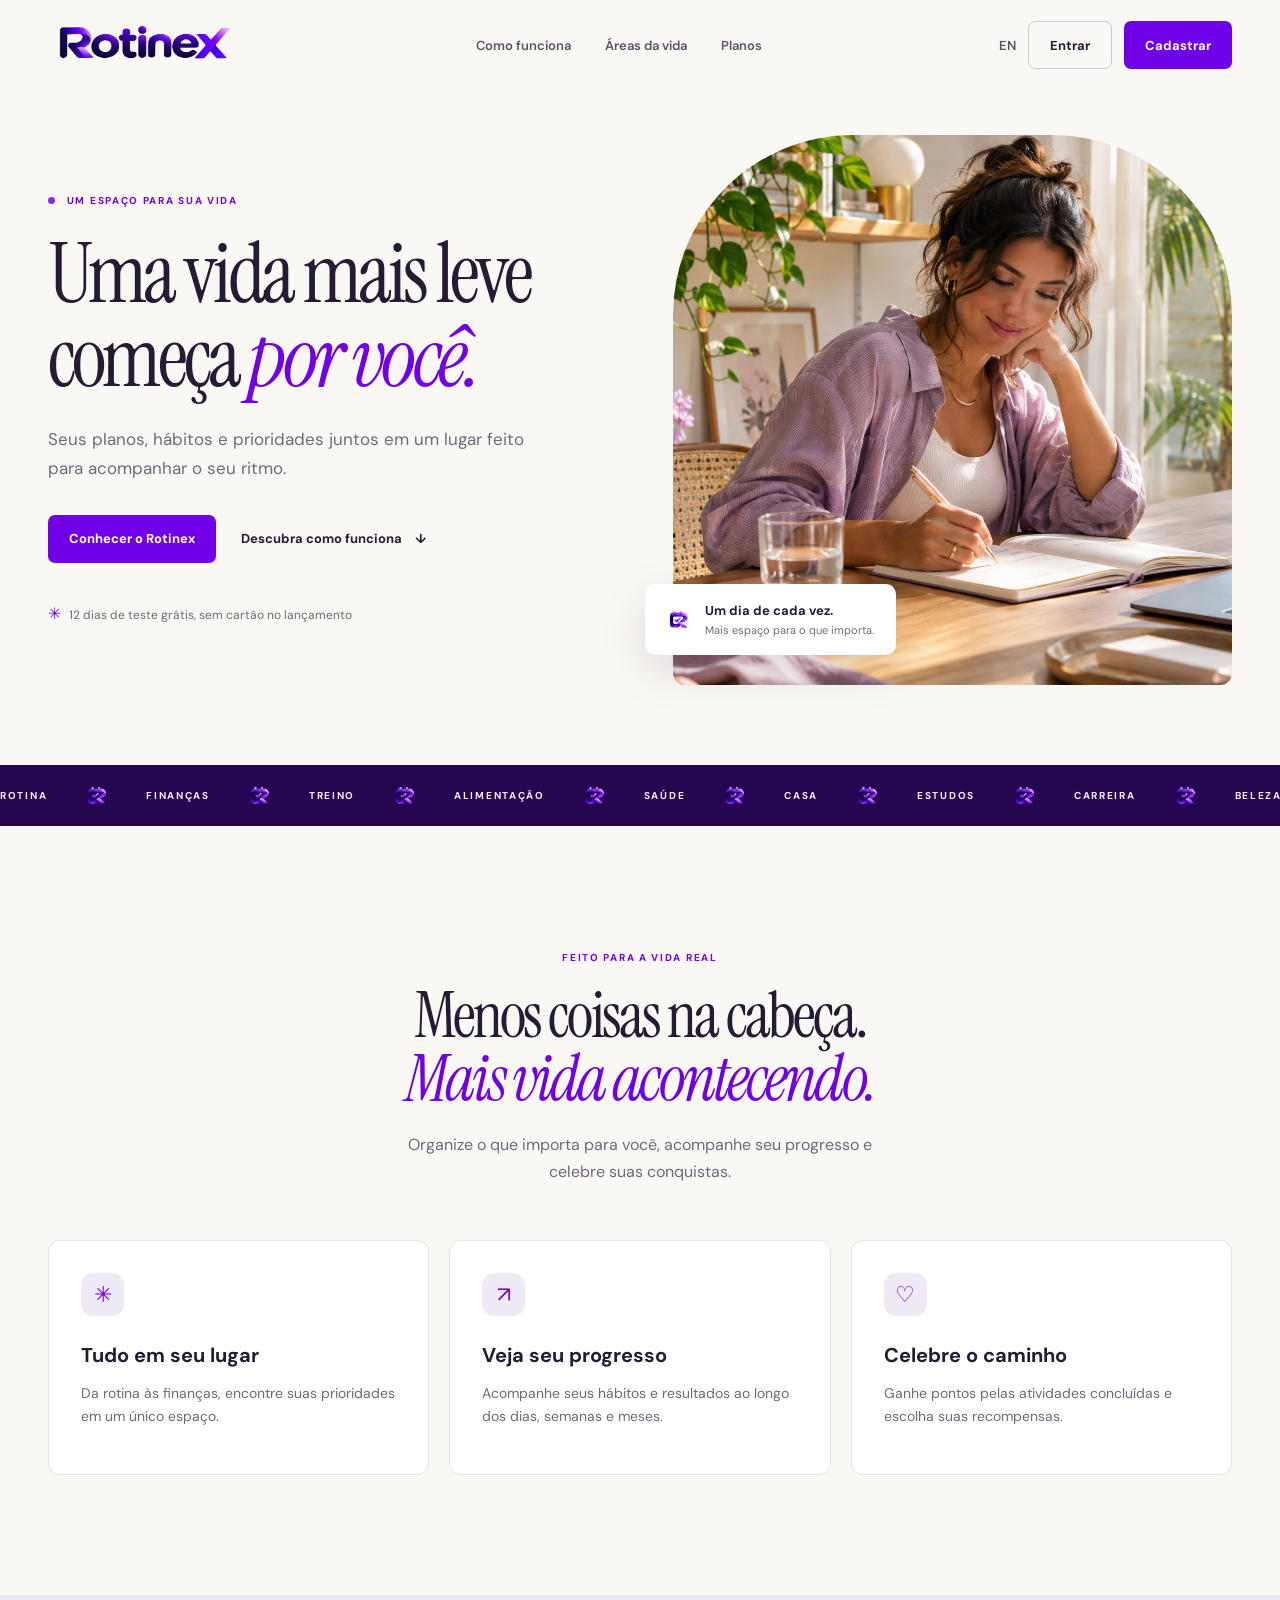
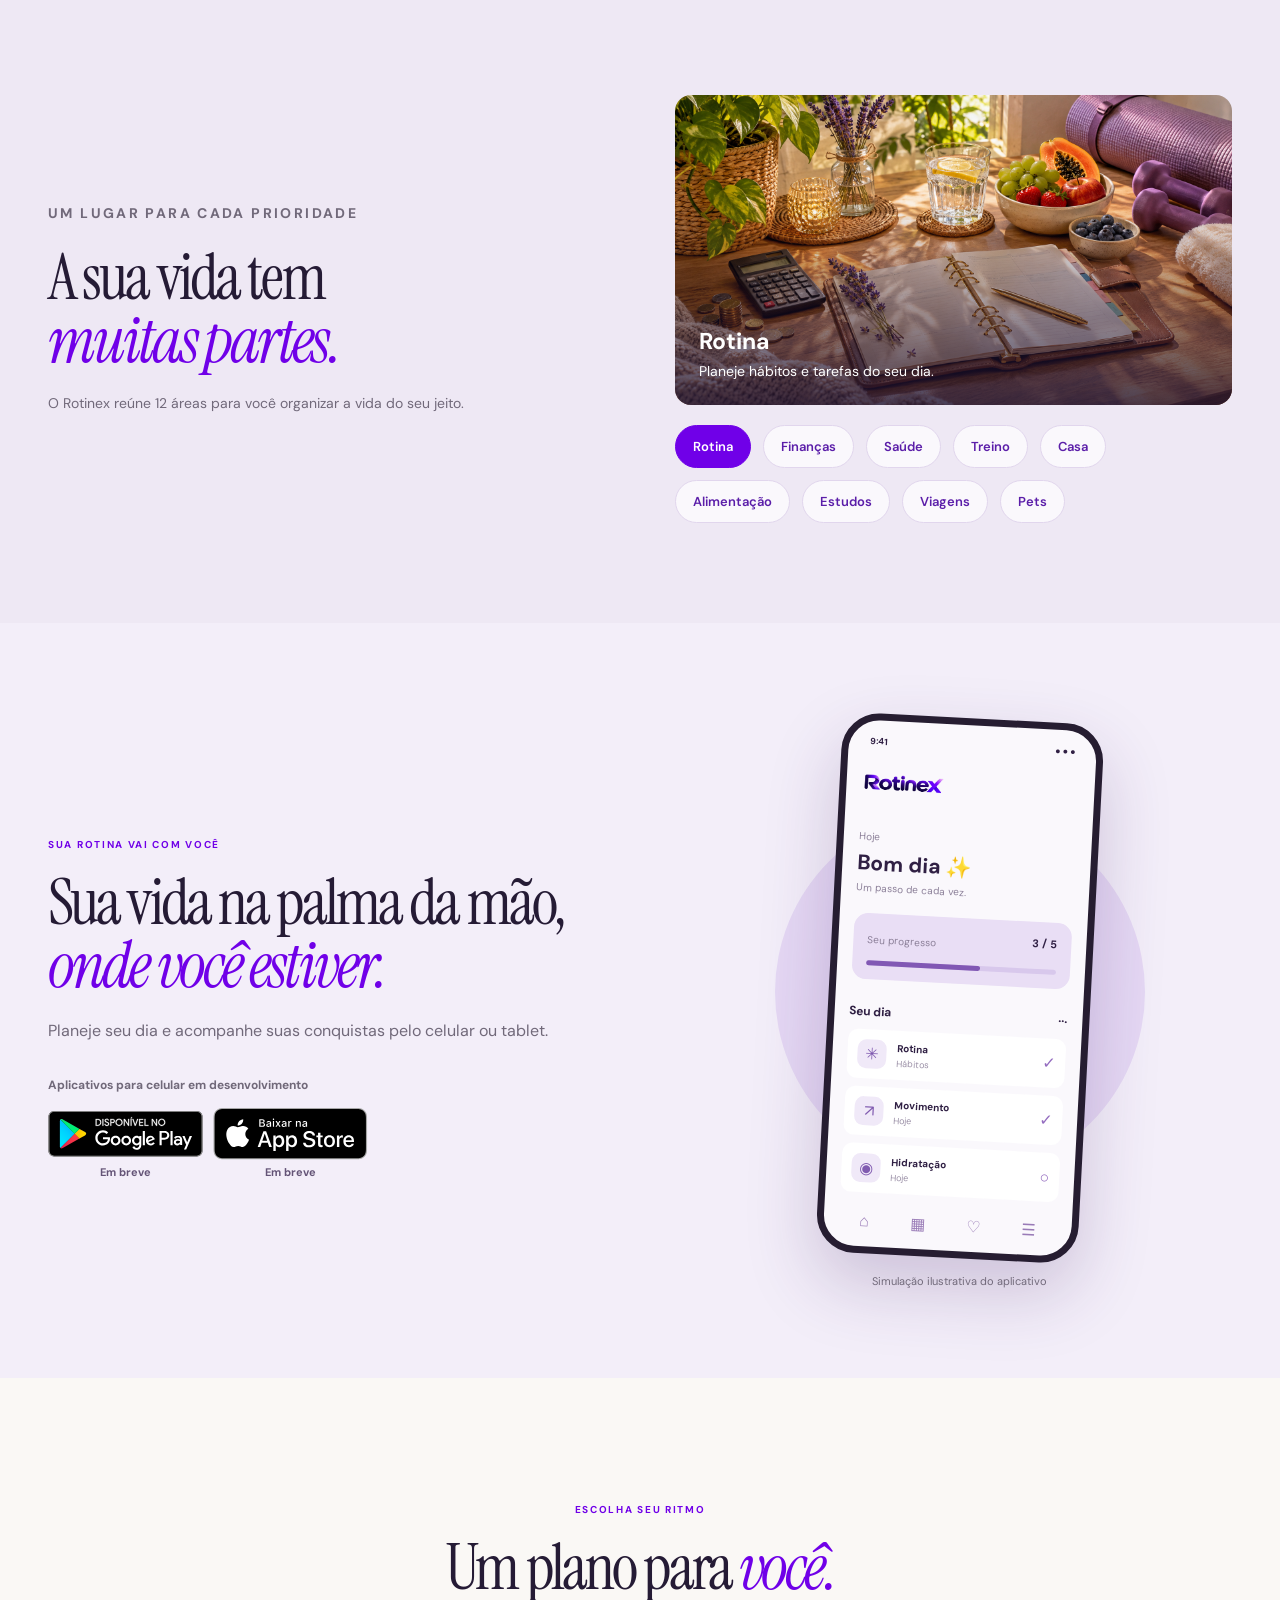
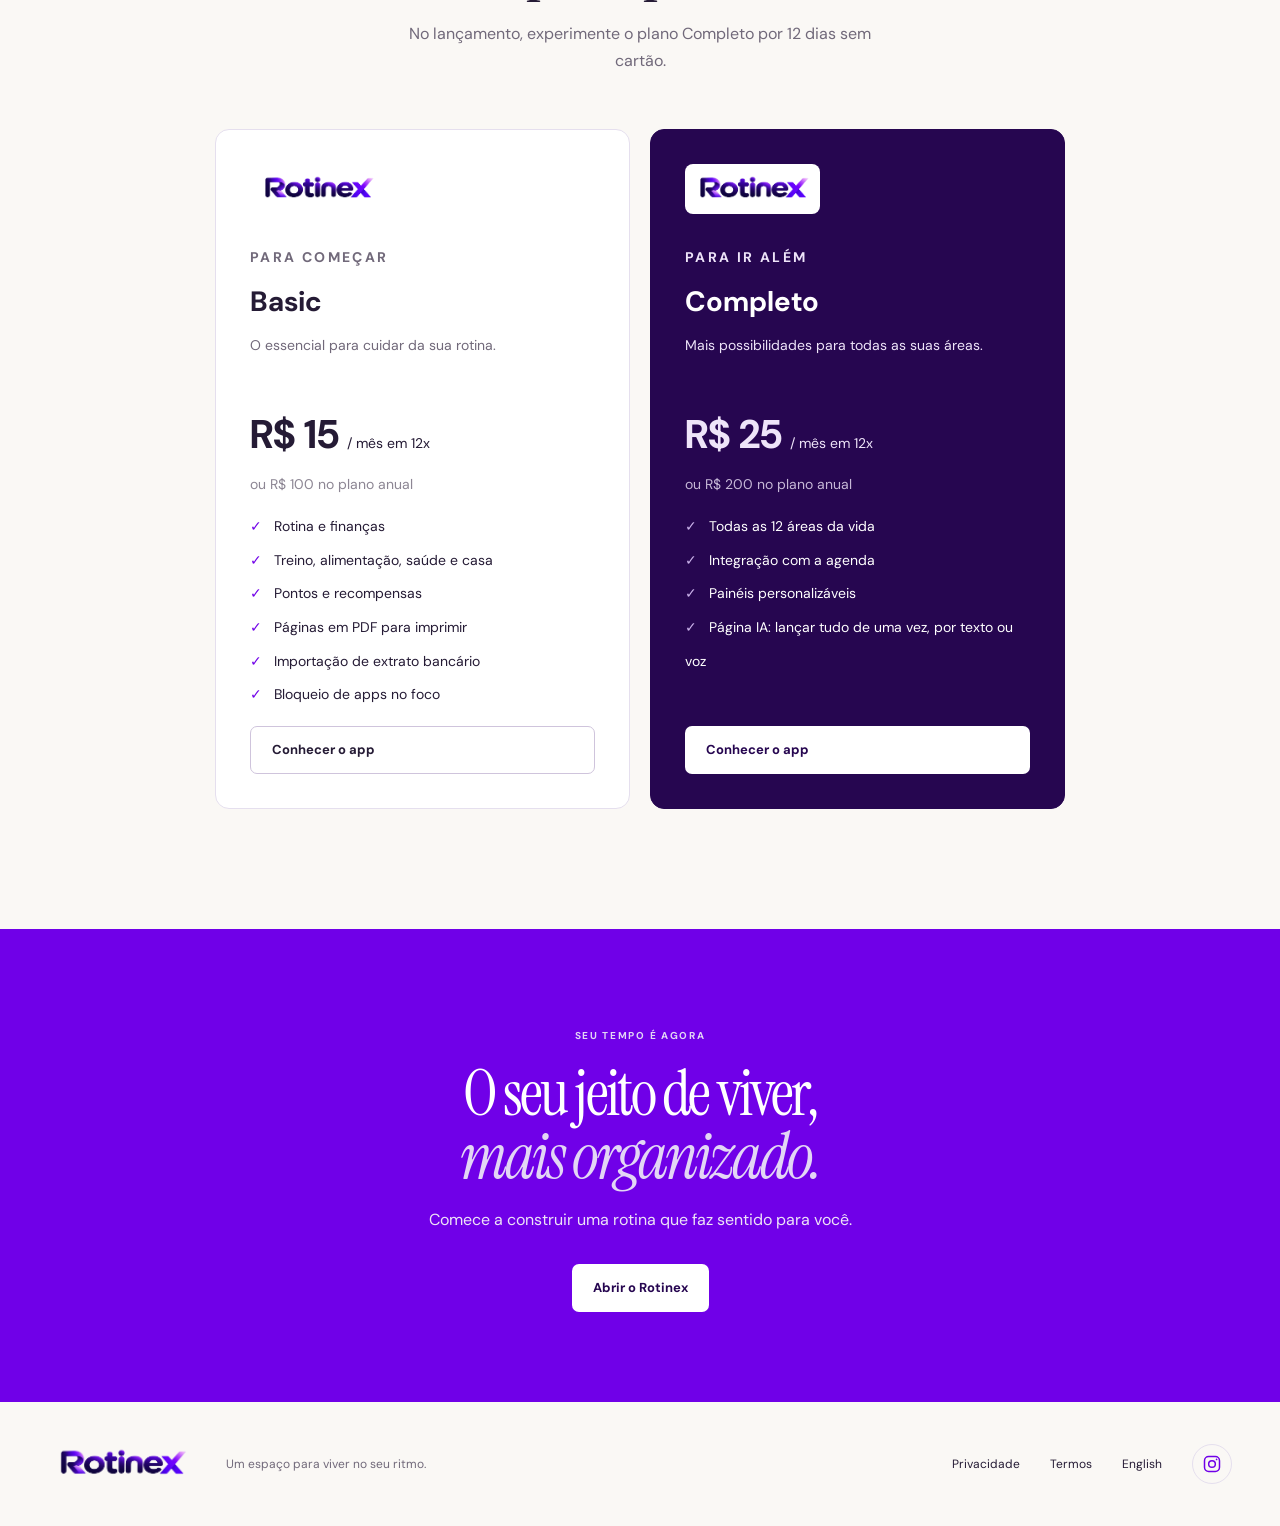
<file: rotinex-web/index.html>
<!doctype html>
<html lang="pt-BR">
<head><meta charset="utf-8"><meta name="viewport" content="width=device-width, initial-scale=1"><meta name="description" content="Rotinex reúne as áreas da sua vida em um só lugar."><link rel="icon" type="image/png" sizes="64x64" href="assets/favicon.png"><link rel="apple-touch-icon" href="assets/rotinex-touch-icon.png"><title>Rotinex — sua vida, no seu ritmo</title><link rel="preconnect" href="https://fonts.googleapis.com"><link rel="preconnect" href="https://fonts.gstatic.com" crossorigin><link href="https://fonts.googleapis.com/css2?family=DM+Sans:wght@400;500;600;700&family=Instrument+Serif:ital@0;1&display=swap" rel="stylesheet"><link rel="stylesheet" href="assets/site.css"><link rel="stylesheet" href="assets/auth.css"></head>
<body><header class="header"><a class="brand" href="./" aria-label="Rotinex, início"><img class="brand-logo" src="assets/rotinex-logo.png" alt="Rotinex"></a><nav aria-label="Navegação principal"><a href="#como-funciona">Como funciona</a><a href="#areas">Áreas da vida</a><a href="#planos">Planos</a></nav><div class="header-actions"><a class="lang" href="en/" lang="en">EN</a><a class="button button-outline" href="app/" data-auth="sign_in">Entrar</a><button class="button button-primary signup-button" type="button" data-auth="sign_up">Cadastrar</button></div></header>
<main><section class="hero wrap"><div class="hero-copy"><p class="eyebrow"><span></span> UM ESPAÇO PARA SUA VIDA</p><h1>Uma vida mais leve começa <em>por você.</em></h1><p class="intro">Seus planos, hábitos e prioridades juntos em um lugar feito para acompanhar o seu ritmo.</p><div class="actions"><a class="button button-primary" href="app/">Conhecer o Rotinex</a><a class="text-link" href="#como-funciona">Descubra como funciona <span>↓</span></a></div><p class="trial"><span>✳</span> 12 dias de teste grátis, sem cartão no lançamento</p></div><div class="hero-visual"><img src="assets/lifestyle.png" alt="Pessoa planejando sua rotina em uma mesa iluminada"><div class="image-note"><img class="sparkle-logo" src="assets/rotinex-icon.png" alt=""><div><strong>Um dia de cada vez.</strong><small>Mais espaço para o que importa.</small></div></div></div></section>
<div class="ticker" aria-label="Áreas do Rotinex"><div class="ticker-track"><div class="ticker-group"><span class="ticker-item">ROTINA<img class="ticker-separator" src="assets/rotinex-icon.png" alt="" aria-hidden="true"></span><span class="ticker-item">FINANÇAS<img class="ticker-separator" src="assets/rotinex-icon.png" alt="" aria-hidden="true"></span><span class="ticker-item">TREINO<img class="ticker-separator" src="assets/rotinex-icon.png" alt="" aria-hidden="true"></span><span class="ticker-item">ALIMENTAÇÃO<img class="ticker-separator" src="assets/rotinex-icon.png" alt="" aria-hidden="true"></span><span class="ticker-item">SAÚDE<img class="ticker-separator" src="assets/rotinex-icon.png" alt="" aria-hidden="true"></span><span class="ticker-item">CASA<img class="ticker-separator" src="assets/rotinex-icon.png" alt="" aria-hidden="true"></span><span class="ticker-item">ESTUDOS<img class="ticker-separator" src="assets/rotinex-icon.png" alt="" aria-hidden="true"></span><span class="ticker-item">CARREIRA<img class="ticker-separator" src="assets/rotinex-icon.png" alt="" aria-hidden="true"></span><span class="ticker-item">BELEZA<img class="ticker-separator" src="assets/rotinex-icon.png" alt="" aria-hidden="true"></span><span class="ticker-item">VIAGENS<img class="ticker-separator" src="assets/rotinex-icon.png" alt="" aria-hidden="true"></span><span class="ticker-item">PETS<img class="ticker-separator" src="assets/rotinex-icon.png" alt="" aria-hidden="true"></span><span class="ticker-item">MELHORIAS DO PRODUTO<img class="ticker-separator" src="assets/rotinex-icon.png" alt="" aria-hidden="true"></span></div><div class="ticker-group" aria-hidden="true"><span class="ticker-item">ROTINA<img class="ticker-separator" src="assets/rotinex-icon.png" alt="" aria-hidden="true"></span><span class="ticker-item">FINANÇAS<img class="ticker-separator" src="assets/rotinex-icon.png" alt="" aria-hidden="true"></span><span class="ticker-item">TREINO<img class="ticker-separator" src="assets/rotinex-icon.png" alt="" aria-hidden="true"></span><span class="ticker-item">ALIMENTAÇÃO<img class="ticker-separator" src="assets/rotinex-icon.png" alt="" aria-hidden="true"></span><span class="ticker-item">SAÚDE<img class="ticker-separator" src="assets/rotinex-icon.png" alt="" aria-hidden="true"></span><span class="ticker-item">CASA<img class="ticker-separator" src="assets/rotinex-icon.png" alt="" aria-hidden="true"></span><span class="ticker-item">ESTUDOS<img class="ticker-separator" src="assets/rotinex-icon.png" alt="" aria-hidden="true"></span><span class="ticker-item">CARREIRA<img class="ticker-separator" src="assets/rotinex-icon.png" alt="" aria-hidden="true"></span><span class="ticker-item">BELEZA<img class="ticker-separator" src="assets/rotinex-icon.png" alt="" aria-hidden="true"></span><span class="ticker-item">VIAGENS<img class="ticker-separator" src="assets/rotinex-icon.png" alt="" aria-hidden="true"></span><span class="ticker-item">PETS<img class="ticker-separator" src="assets/rotinex-icon.png" alt="" aria-hidden="true"></span><span class="ticker-item">MELHORIAS DO PRODUTO<img class="ticker-separator" src="assets/rotinex-icon.png" alt="" aria-hidden="true"></span></div><div class="ticker-group" aria-hidden="true"><span class="ticker-item">ROTINA<img class="ticker-separator" src="assets/rotinex-icon.png" alt="" aria-hidden="true"></span><span class="ticker-item">FINANÇAS<img class="ticker-separator" src="assets/rotinex-icon.png" alt="" aria-hidden="true"></span><span class="ticker-item">TREINO<img class="ticker-separator" src="assets/rotinex-icon.png" alt="" aria-hidden="true"></span><span class="ticker-item">ALIMENTAÇÃO<img class="ticker-separator" src="assets/rotinex-icon.png" alt="" aria-hidden="true"></span><span class="ticker-item">SAÚDE<img class="ticker-separator" src="assets/rotinex-icon.png" alt="" aria-hidden="true"></span><span class="ticker-item">CASA<img class="ticker-separator" src="assets/rotinex-icon.png" alt="" aria-hidden="true"></span><span class="ticker-item">ESTUDOS<img class="ticker-separator" src="assets/rotinex-icon.png" alt="" aria-hidden="true"></span><span class="ticker-item">CARREIRA<img class="ticker-separator" src="assets/rotinex-icon.png" alt="" aria-hidden="true"></span><span class="ticker-item">BELEZA<img class="ticker-separator" src="assets/rotinex-icon.png" alt="" aria-hidden="true"></span><span class="ticker-item">VIAGENS<img class="ticker-separator" src="assets/rotinex-icon.png" alt="" aria-hidden="true"></span><span class="ticker-item">PETS<img class="ticker-separator" src="assets/rotinex-icon.png" alt="" aria-hidden="true"></span><span class="ticker-item">MELHORIAS DO PRODUTO<img class="ticker-separator" src="assets/rotinex-icon.png" alt="" aria-hidden="true"></span></div></div></div>
<section class="section wrap" id="como-funciona"><div class="section-heading"><p class="eyebrow">FEITO PARA A VIDA REAL</p><h2>Menos coisas na cabeça.<br><em>Mais vida acontecendo.</em></h2><p>Organize o que importa para você, acompanhe seu progresso e celebre suas conquistas.</p></div><div class="features"><article><span class="feature-icon">✳</span><h3>Tudo em seu lugar</h3><p>Da rotina às finanças, encontre suas prioridades em um único espaço.</p></article><article><span class="feature-icon">↗</span><h3>Veja seu progresso</h3><p>Acompanhe seus hábitos e resultados ao longo dos dias, semanas e meses.</p></article><article><span class="feature-icon">♡</span><h3>Celebre o caminho</h3><p>Ganhe pontos pelas atividades concluídas e escolha suas recompensas.</p></article></div></section>
<section class="areas" id="areas"><div class="wrap areas-inner"><div><p class="eyebrow">UM LUGAR PARA CADA PRIORIDADE</p><h2>A sua vida tem<br><em>muitas partes.</em></h2><p>O Rotinex reúne 12 áreas para você organizar a vida do seu jeito.</p></div><div class="area-explorer"><div class="area-photo"><img id="area-image" src="assets/life-areas.png" alt="Agenda, frutas e itens de treino sobre uma mesa"><div class="area-caption"><strong id="area-title">Rotina</strong><p id="area-description">Planeje hábitos e tarefas do seu dia.</p></div></div><div class="area-list" aria-label="Explore as áreas da vida"><button type="button" class="area-choice active" aria-pressed="true" data-description="Planeje hábitos e tarefas do seu dia." data-image="assets/life-areas.png">Rotina</button><button type="button" class="area-choice" aria-pressed="false" data-description="Acompanhe contas, receitas e despesas." data-image="assets/finance.png">Finanças</button><button type="button" class="area-choice" aria-pressed="false" data-description="Cuide do sono, consultas e medicamentos." data-image="assets/health.png">Saúde</button><button type="button" class="area-choice" aria-pressed="false" data-description="Registre treinos e acompanhe sua evolução." data-image="assets/workout.png">Treino</button><button type="button" class="area-choice" aria-pressed="false" data-description="Organize as tarefas da casa e as compras." data-image="assets/home.png">Casa</button><button type="button" class="area-choice" aria-pressed="false" data-description="Planeje refeições e acompanhe a hidratação." data-image="assets/nutrition.png">Alimentação</button><button type="button" class="area-choice" aria-pressed="false" data-description="Reserve espaço para estudos e aprendizado." data-image="assets/studies.png">Estudos</button><button type="button" class="area-choice" aria-pressed="false" data-description="Reúna roteiros e listas para suas viagens." data-image="assets/travel.png">Viagens</button><button type="button" class="area-choice" aria-pressed="false" data-description="Acompanhe os cuidados de quem está sempre ao seu lado." data-image="assets/pets-wellbeing.png">Pets</button></div></div></div></section>

<section class="mobile-showcase" id="app-mobile">
  <div class="wrap mobile-inner">
    <div class="mobile-copy">
      <p class="eyebrow">SUA ROTINA VAI COM VOCÊ</p>
      <h2>Sua vida na palma da mão, <em>onde você estiver.</em></h2>
      <p>Planeje seu dia e acompanhe suas conquistas pelo celular ou tablet.</p>
      <p class="store-status">Aplicativos para celular em desenvolvimento</p>
      <div class="store-badges" aria-label="Em breve">
        <div class="store-badge-image"><img src="assets/app-badge-android.svg" alt="Google Play"><span>Em breve</span></div>
        <div class="store-badge-image"><img src="assets/app-badge-ios.svg" alt="App Store"><span>Em breve</span></div>
      </div>
    </div>
    <div class="mobile-art">
      <div class="phone" role="img" aria-label="Simulação ilustrativa do aplicativo">
        <div class="phone-top"><span>9:41</span><span>● ● ●</span></div>
        <div class="phone-brand"><img class="phone-brand-wordmark" src="assets/rotinex-logo.png" alt="Rotinex"></div>
        <div class="phone-heading"><small>Hoje</small><h3>Bom dia ✨</h3><p>Um passo de cada vez.</p></div>
        <div class="phone-progress"><small>Seu progresso</small><strong>3 / 5</strong><div class="phone-bar"><span></span></div></div>
        <div class="phone-list-title">Seu dia<span>···</span></div>
        <div class="phone-row"><span>✳</span><div><strong>Rotina</strong><small>Hábitos</small></div><i>✓</i></div>
        <div class="phone-row"><span>↗</span><div><strong>Movimento</strong><small>Hoje</small></div><i>✓</i></div>
        <div class="phone-row"><span>◉</span><div><strong>Hidratação</strong><small>Hoje</small></div><i>○</i></div>
        <div class="phone-nav"><span>⌂</span><span>▦</span><span>♡</span><span>☰</span></div>
      </div>
      <span class="mockup-note">Simulação ilustrativa do aplicativo</span>
    </div>
  </div>
</section>
<section class="section wrap" id="planos"><div class="section-heading"><p class="eyebrow">ESCOLHA SEU RITMO</p><h2>Um plano para <em>você.</em></h2><p>No lançamento, experimente o plano Completo por 12 dias sem cartão.</p></div><div class="plans"><article class="plan"><div class="plan-brand"><img src="assets/rotinex-logo.png" alt="Rotinex"></div><div><p class="eyebrow">PARA COMEÇAR</p><h3>Basic</h3><p>O essencial para cuidar da sua rotina.</p></div><p class="price">R$ 15 <small>/ mês em 12x</small></p><p class="price-yearly">ou R$ 100 no plano anual</p><ul><li>Rotina e finanças</li><li>Treino, alimentação, saúde e casa</li><li>Pontos e recompensas</li><li>Páginas em PDF para imprimir</li><li>Importação de extrato bancário</li><li>Bloqueio de apps no foco</li></ul><a class="button button-outline" href="app/">Conhecer o app</a></article><article class="plan featured"><div class="plan-brand"><img src="assets/rotinex-logo.png" alt="Rotinex"></div><div><p class="eyebrow">PARA IR ALÉM</p><h3>Completo</h3><p>Mais possibilidades para todas as suas áreas.</p></div><p class="price">R$ 25 <small>/ mês em 12x</small></p><p class="price-yearly">ou R$ 200 no plano anual</p><ul><li>Todas as 12 áreas da vida</li><li>Integração com a agenda</li><li>Painéis personalizáveis</li><li>Página IA: lançar tudo de uma vez, por texto ou voz</li></ul><a class="button button-light" href="app/">Conhecer o app</a></article></div></section>
<section class="closing"><div class="wrap"><p class="eyebrow">SEU TEMPO É AGORA</p><h2>O seu jeito de viver,<br><em>mais organizado.</em></h2><p>Comece a construir uma rotina que faz sentido para você.</p><a class="button button-light" href="app/">Abrir o Rotinex</a></div></section></main><footer class="wrap footer"><a class="brand" href="./"><img class="brand-logo" src="assets/rotinex-logo.png" alt="Rotinex"></a><p>Um espaço para viver no seu ritmo.</p><a href="privacy/">Privacidade</a><a href="terms/">Termos</a><a href="en/" lang="en">English</a><span class="social-placeholder" role="img" aria-label="Link do Instagram em breve" title="Link do Instagram em breve"><svg viewBox="0 0 24 24" aria-hidden="true" fill="none" stroke="currentColor" stroke-width="1.8"><rect x="3" y="3" width="18" height="18" rx="5"/><circle cx="12" cy="12" r="4"/><circle cx="17.5" cy="6.5" r="1" fill="currentColor" stroke="none"/></svg></span></footer><script src="assets/site.js" defer></script><script src="assets/config.js"></script><script src="assets/auth.js" defer></script></body></html>
</file>
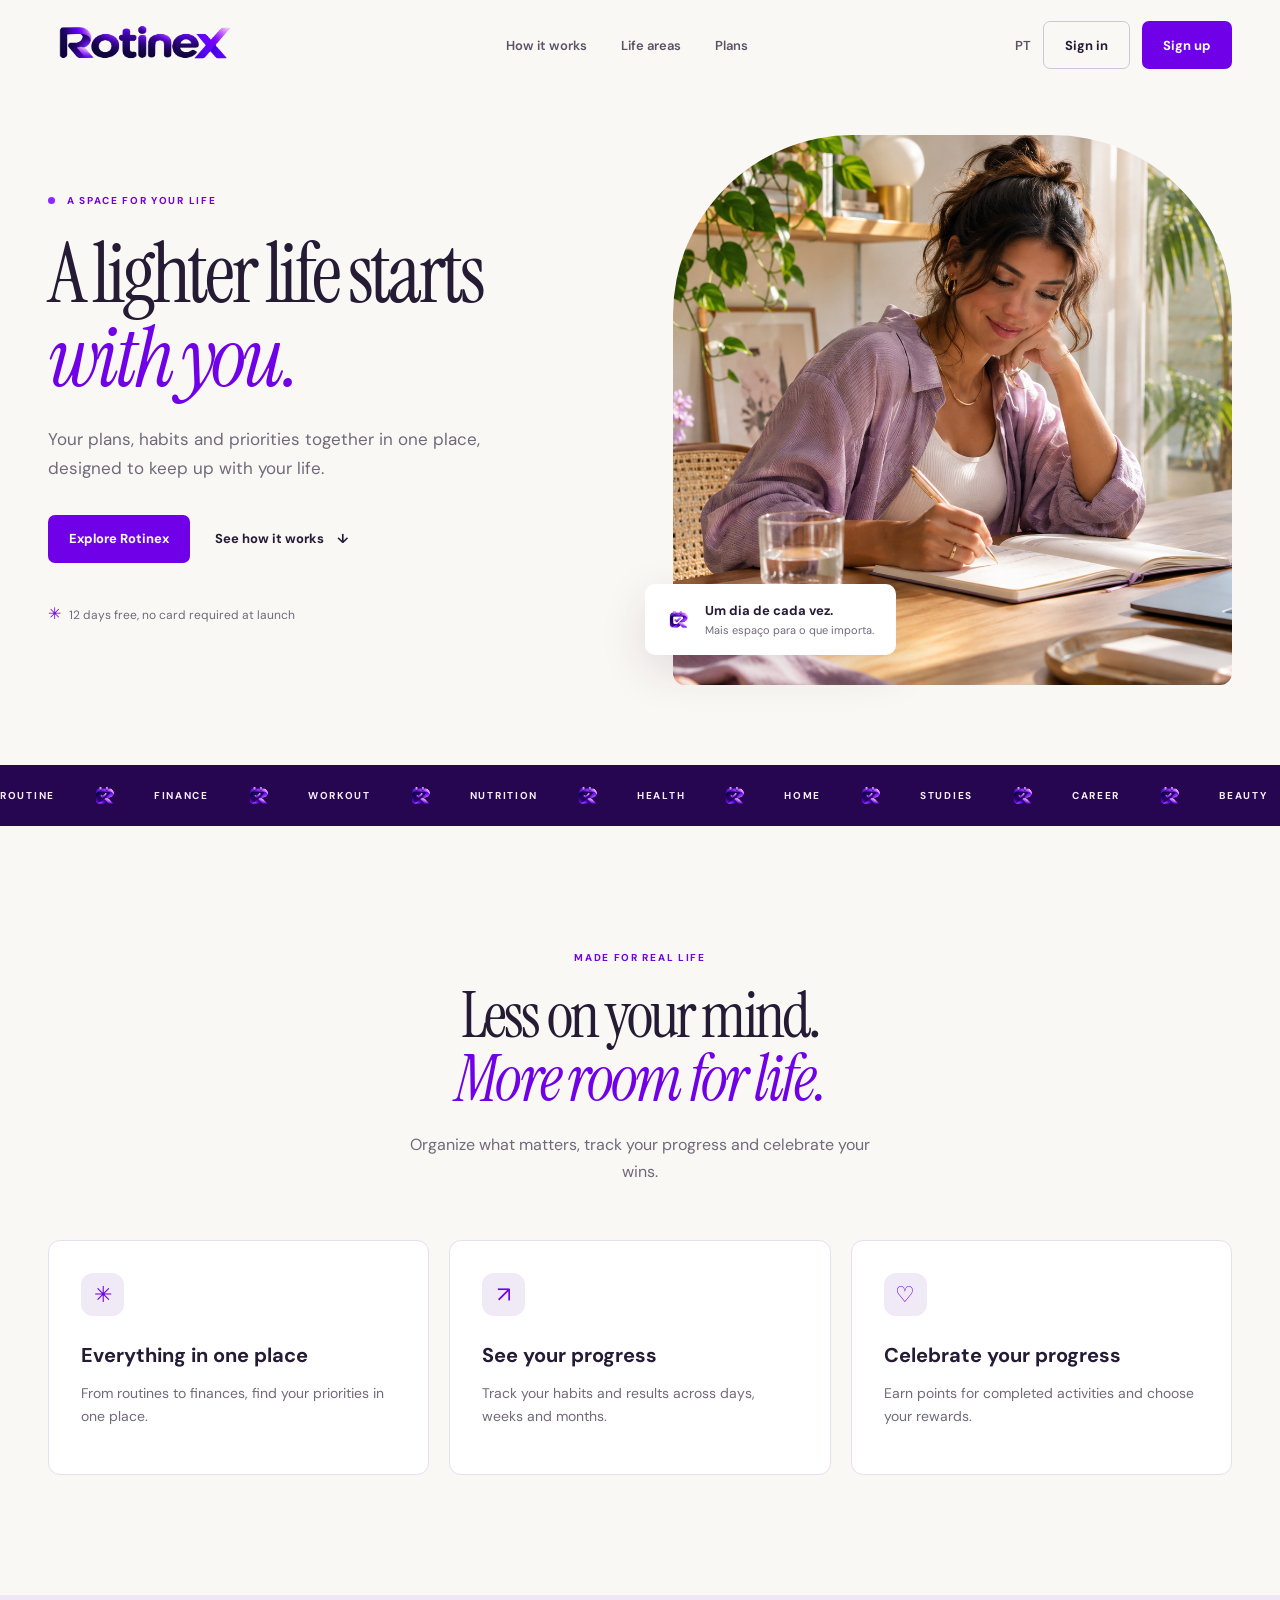
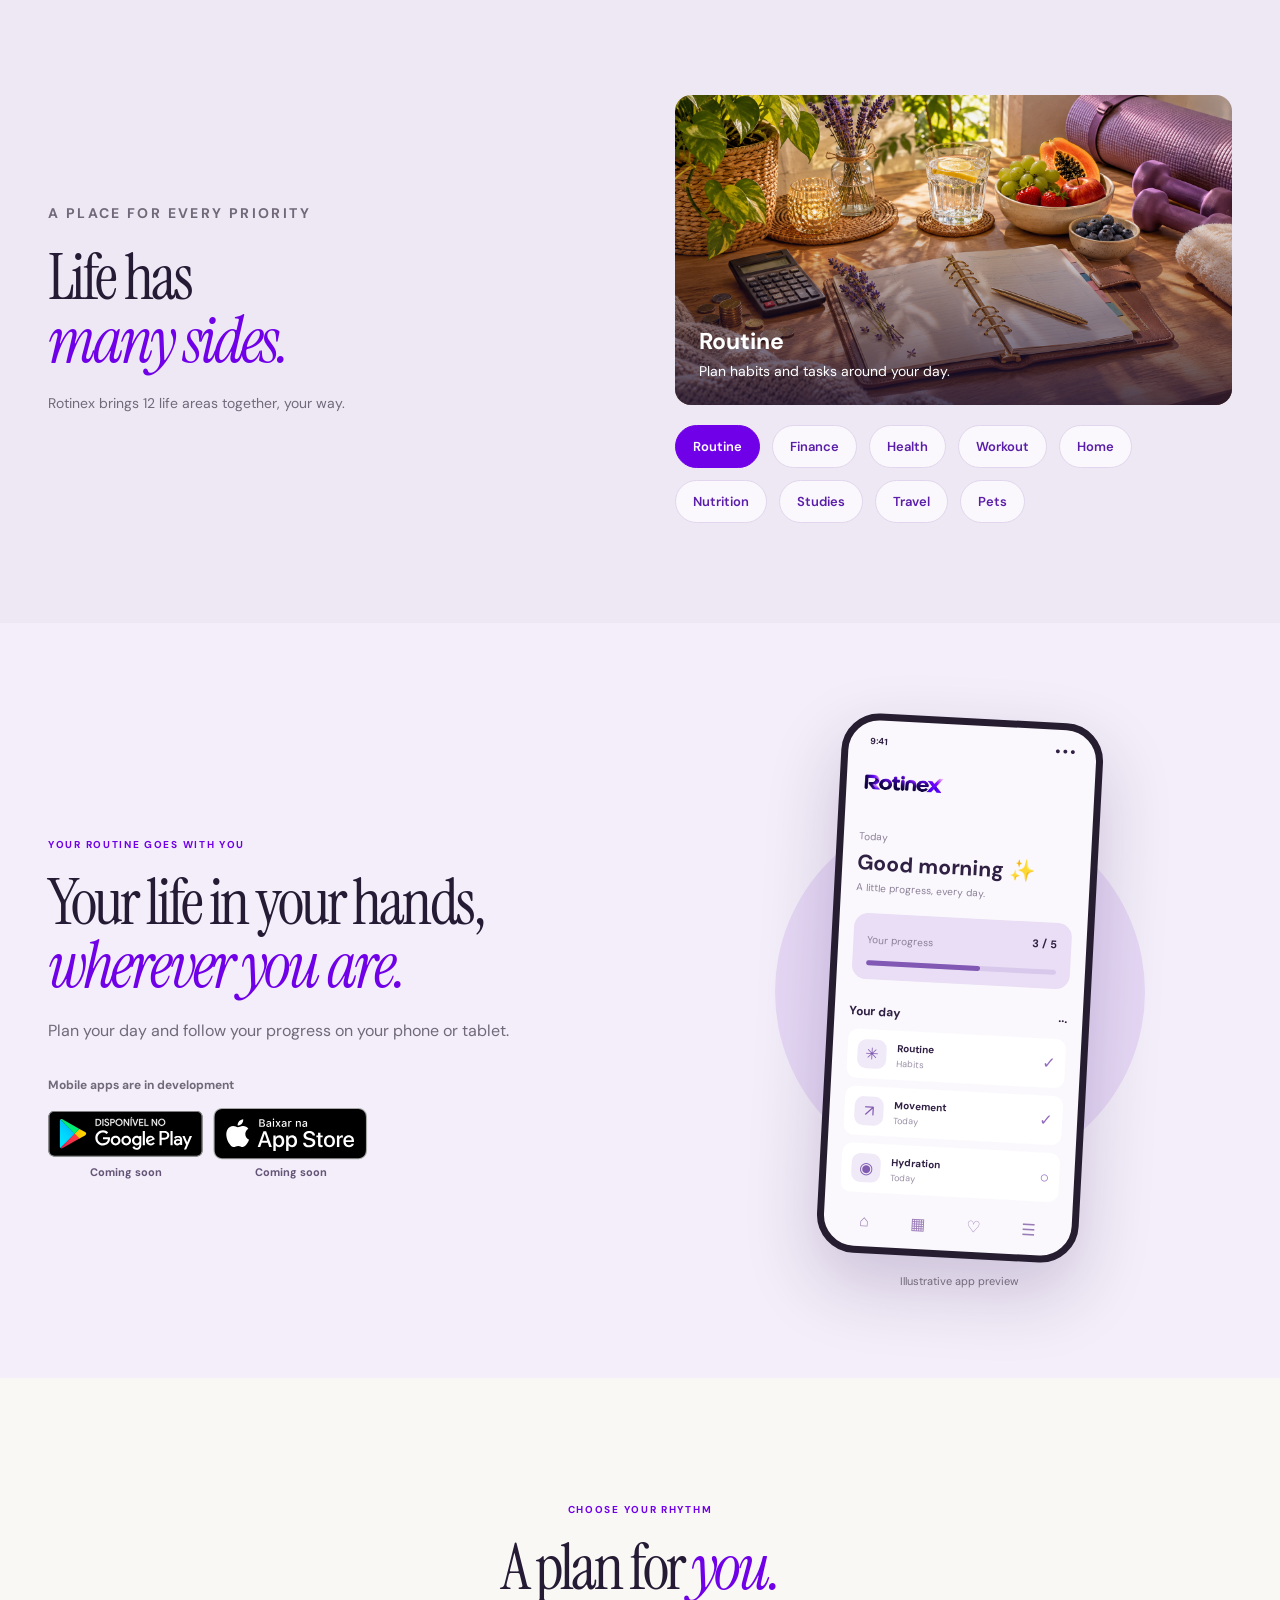
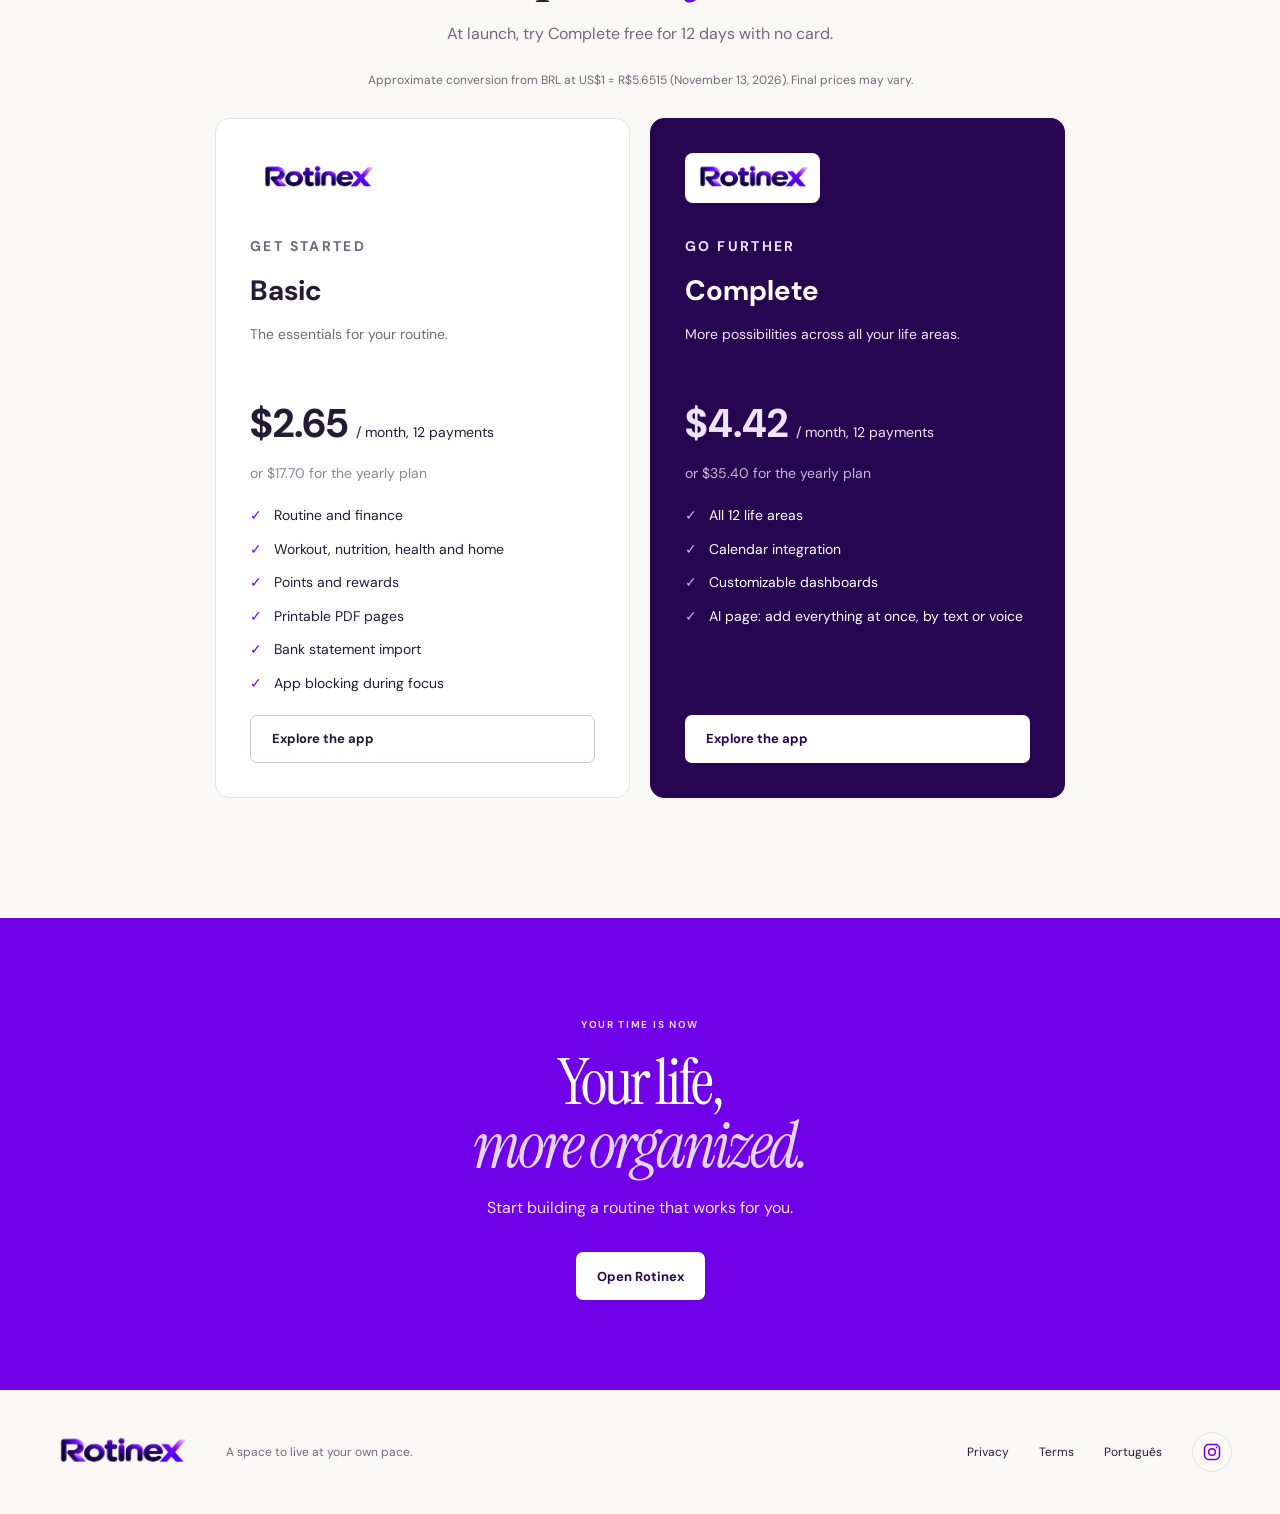
<file: rotinex-web/en/index.html>
<!doctype html>
<html lang="en-US">
<head><meta charset="utf-8"><meta name="viewport" content="width=device-width, initial-scale=1"><meta name="description" content="Rotinex reúne as áreas da sua vida em um só lugar."><link rel="icon" type="image/png" sizes="64x64" href="../assets/favicon.png"><link rel="apple-touch-icon" href="../assets/rotinex-touch-icon.png"><title>Rotinex — sua vida, no seu ritmo</title><link rel="preconnect" href="https://fonts.googleapis.com"><link rel="preconnect" href="https://fonts.gstatic.com" crossorigin><link href="https://fonts.googleapis.com/css2?family=DM+Sans:wght@400;500;600;700&family=Instrument+Serif:ital@0;1&display=swap" rel="stylesheet"><link rel="stylesheet" href="../assets/site.css"><link rel="stylesheet" href="../assets/auth.css"></head>
<body><header class="header"><a class="brand" href="./" aria-label="Rotinex, início"><img class="brand-logo" src="../assets/rotinex-logo.png" alt="Rotinex"></a><nav aria-label="Navegação principal"><a href="#como-funciona">How it works</a><a href="#areas">Life areas</a><a href="#planos">Plans</a></nav><div class="header-actions"><a class="lang" href="../" lang="pt-BR">PT</a><a class="button button-outline" href="../app/" data-auth="sign_in">Sign in</a><button class="button button-primary signup-button" type="button" data-auth="sign_up">Sign up</button></div></header>
<main><section class="hero wrap"><div class="hero-copy"><p class="eyebrow"><span></span> A SPACE FOR YOUR LIFE</p><h1>A lighter life starts <em>with you.</em></h1><p class="intro">Your plans, habits and priorities together in one place, designed to keep up with your life.</p><div class="actions"><a class="button button-primary" href="../app/">Explore Rotinex</a><a class="text-link" href="#como-funciona">See how it works <span>↓</span></a></div><p class="trial"><span>✳</span> 12 days free, no card required at launch</p></div><div class="hero-visual"><img src="../assets/lifestyle.png" alt="Pessoa planejando sua rotina em uma mesa iluminada"><div class="image-note"><img class="sparkle-logo" src="../assets/rotinex-icon.png" alt=""><div><strong>Um dia de cada vez.</strong><small>Mais espaço para o que importa.</small></div></div></div></section>
<div class="ticker" aria-label="Rotinex life areas"><div class="ticker-track"><div class="ticker-group"><span class="ticker-item">ROUTINE<img class="ticker-separator" src="../assets/rotinex-icon.png" alt="" aria-hidden="true"></span><span class="ticker-item">FINANCE<img class="ticker-separator" src="../assets/rotinex-icon.png" alt="" aria-hidden="true"></span><span class="ticker-item">WORKOUT<img class="ticker-separator" src="../assets/rotinex-icon.png" alt="" aria-hidden="true"></span><span class="ticker-item">NUTRITION<img class="ticker-separator" src="../assets/rotinex-icon.png" alt="" aria-hidden="true"></span><span class="ticker-item">HEALTH<img class="ticker-separator" src="../assets/rotinex-icon.png" alt="" aria-hidden="true"></span><span class="ticker-item">HOME<img class="ticker-separator" src="../assets/rotinex-icon.png" alt="" aria-hidden="true"></span><span class="ticker-item">STUDIES<img class="ticker-separator" src="../assets/rotinex-icon.png" alt="" aria-hidden="true"></span><span class="ticker-item">CAREER<img class="ticker-separator" src="../assets/rotinex-icon.png" alt="" aria-hidden="true"></span><span class="ticker-item">BEAUTY<img class="ticker-separator" src="../assets/rotinex-icon.png" alt="" aria-hidden="true"></span><span class="ticker-item">TRAVEL<img class="ticker-separator" src="../assets/rotinex-icon.png" alt="" aria-hidden="true"></span><span class="ticker-item">PETS<img class="ticker-separator" src="../assets/rotinex-icon.png" alt="" aria-hidden="true"></span><span class="ticker-item">PRODUCT FEEDBACK<img class="ticker-separator" src="../assets/rotinex-icon.png" alt="" aria-hidden="true"></span></div><div class="ticker-group" aria-hidden="true"><span class="ticker-item">ROUTINE<img class="ticker-separator" src="../assets/rotinex-icon.png" alt="" aria-hidden="true"></span><span class="ticker-item">FINANCE<img class="ticker-separator" src="../assets/rotinex-icon.png" alt="" aria-hidden="true"></span><span class="ticker-item">WORKOUT<img class="ticker-separator" src="../assets/rotinex-icon.png" alt="" aria-hidden="true"></span><span class="ticker-item">NUTRITION<img class="ticker-separator" src="../assets/rotinex-icon.png" alt="" aria-hidden="true"></span><span class="ticker-item">HEALTH<img class="ticker-separator" src="../assets/rotinex-icon.png" alt="" aria-hidden="true"></span><span class="ticker-item">HOME<img class="ticker-separator" src="../assets/rotinex-icon.png" alt="" aria-hidden="true"></span><span class="ticker-item">STUDIES<img class="ticker-separator" src="../assets/rotinex-icon.png" alt="" aria-hidden="true"></span><span class="ticker-item">CAREER<img class="ticker-separator" src="../assets/rotinex-icon.png" alt="" aria-hidden="true"></span><span class="ticker-item">BEAUTY<img class="ticker-separator" src="../assets/rotinex-icon.png" alt="" aria-hidden="true"></span><span class="ticker-item">TRAVEL<img class="ticker-separator" src="../assets/rotinex-icon.png" alt="" aria-hidden="true"></span><span class="ticker-item">PETS<img class="ticker-separator" src="../assets/rotinex-icon.png" alt="" aria-hidden="true"></span><span class="ticker-item">PRODUCT FEEDBACK<img class="ticker-separator" src="../assets/rotinex-icon.png" alt="" aria-hidden="true"></span></div><div class="ticker-group" aria-hidden="true"><span class="ticker-item">ROUTINE<img class="ticker-separator" src="../assets/rotinex-icon.png" alt="" aria-hidden="true"></span><span class="ticker-item">FINANCE<img class="ticker-separator" src="../assets/rotinex-icon.png" alt="" aria-hidden="true"></span><span class="ticker-item">WORKOUT<img class="ticker-separator" src="../assets/rotinex-icon.png" alt="" aria-hidden="true"></span><span class="ticker-item">NUTRITION<img class="ticker-separator" src="../assets/rotinex-icon.png" alt="" aria-hidden="true"></span><span class="ticker-item">HEALTH<img class="ticker-separator" src="../assets/rotinex-icon.png" alt="" aria-hidden="true"></span><span class="ticker-item">HOME<img class="ticker-separator" src="../assets/rotinex-icon.png" alt="" aria-hidden="true"></span><span class="ticker-item">STUDIES<img class="ticker-separator" src="../assets/rotinex-icon.png" alt="" aria-hidden="true"></span><span class="ticker-item">CAREER<img class="ticker-separator" src="../assets/rotinex-icon.png" alt="" aria-hidden="true"></span><span class="ticker-item">BEAUTY<img class="ticker-separator" src="../assets/rotinex-icon.png" alt="" aria-hidden="true"></span><span class="ticker-item">TRAVEL<img class="ticker-separator" src="../assets/rotinex-icon.png" alt="" aria-hidden="true"></span><span class="ticker-item">PETS<img class="ticker-separator" src="../assets/rotinex-icon.png" alt="" aria-hidden="true"></span><span class="ticker-item">PRODUCT FEEDBACK<img class="ticker-separator" src="../assets/rotinex-icon.png" alt="" aria-hidden="true"></span></div></div></div>
<section class="section wrap" id="como-funciona"><div class="section-heading"><p class="eyebrow">MADE FOR REAL LIFE</p><h2>Less on your mind.<br><em>More room for life.</em></h2><p>Organize what matters, track your progress and celebrate your wins.</p></div><div class="features"><article><span class="feature-icon">✳</span><h3>Everything in one place</h3><p>From routines to finances, find your priorities in one place.</p></article><article><span class="feature-icon">↗</span><h3>See your progress</h3><p>Track your habits and results across days, weeks and months.</p></article><article><span class="feature-icon">♡</span><h3>Celebrate your progress</h3><p>Earn points for completed activities and choose your rewards.</p></article></div></section>
<section class="areas" id="areas"><div class="wrap areas-inner"><div><p class="eyebrow">A PLACE FOR EVERY PRIORITY</p><h2>Life has<br><em>many sides.</em></h2><p>Rotinex brings 12 life areas together, your way.</p></div><div class="area-explorer"><div class="area-photo"><img id="area-image" src="../assets/life-areas.png" alt="A planner, fruit and exercise equipment on a table"><div class="area-caption"><strong id="area-title">Routine</strong><p id="area-description">Plan habits and tasks around your day.</p></div></div><div class="area-list" aria-label="Explore life areas"><button type="button" class="area-choice active" aria-pressed="true" data-description="Plan habits and tasks around your day." data-image="../assets/life-areas.png">Routine</button><button type="button" class="area-choice" aria-pressed="false" data-description="Keep track of accounts and spending." data-image="../assets/finance.png">Finance</button><button type="button" class="area-choice" aria-pressed="false" data-description="Care for sleep, appointments and medication." data-image="../assets/health.png">Health</button><button type="button" class="area-choice" aria-pressed="false" data-description="Track workouts and your progress." data-image="../assets/workout.png">Workout</button><button type="button" class="area-choice" aria-pressed="false" data-description="Organize household tasks and shopping." data-image="../assets/home.png">Home</button><button type="button" class="area-choice" aria-pressed="false" data-description="Plan meals and hydration." data-image="../assets/nutrition.png">Nutrition</button><button type="button" class="area-choice" aria-pressed="false" data-description="Make space for study and learning." data-image="../assets/studies.png">Studies</button><button type="button" class="area-choice" aria-pressed="false" data-description="Bring travel plans and checklists together." data-image="../assets/travel.png">Travel</button><button type="button" class="area-choice" aria-pressed="false" data-description="Keep your companion’s care close at hand." data-image="../assets/pets-wellbeing.png">Pets</button></div></div></div></section>

<section class="mobile-showcase" id="app-mobile">
  <div class="wrap mobile-inner">
    <div class="mobile-copy">
      <p class="eyebrow">YOUR ROUTINE GOES WITH YOU</p>
      <h2>Your life in your hands, <em>wherever you are.</em></h2>
      <p>Plan your day and follow your progress on your phone or tablet.</p>
      <p class="store-status">Mobile apps are in development</p>
      <div class="store-badges" aria-label="Coming soon">
        <div class="store-badge-image"><img src="../assets/app-badge-android.svg" alt="Google Play"><span>Coming soon</span></div>
        <div class="store-badge-image"><img src="../assets/app-badge-ios.svg" alt="App Store"><span>Coming soon</span></div>
      </div>
    </div>
    <div class="mobile-art">
      <div class="phone" role="img" aria-label="Illustrative app preview">
        <div class="phone-top"><span>9:41</span><span>● ● ●</span></div>
        <div class="phone-brand"><img class="phone-brand-wordmark" src="../assets/rotinex-logo.png" alt="Rotinex"></div>
        <div class="phone-heading"><small>Today</small><h3>Good morning ✨</h3><p>A little progress, every day.</p></div>
        <div class="phone-progress"><small>Your progress</small><strong>3 / 5</strong><div class="phone-bar"><span></span></div></div>
        <div class="phone-list-title">Your day<span>···</span></div>
        <div class="phone-row"><span>✳</span><div><strong>Routine</strong><small>Habits</small></div><i>✓</i></div>
        <div class="phone-row"><span>↗</span><div><strong>Movement</strong><small>Today</small></div><i>✓</i></div>
        <div class="phone-row"><span>◉</span><div><strong>Hydration</strong><small>Today</small></div><i>○</i></div>
        <div class="phone-nav"><span>⌂</span><span>▦</span><span>♡</span><span>☰</span></div>
      </div>
      <span class="mockup-note">Illustrative app preview</span>
    </div>
  </div>
</section>
<section class="section wrap" id="planos"><div class="section-heading"><p class="eyebrow">CHOOSE YOUR RHYTHM</p><h2>A plan for <em>you.</em></h2><p>At launch, try Complete free for 12 days with no card.</p></div><p class="exchange-note">Approximate conversion from BRL at US$1 = R$5.6515 (November 13, 2026). Final prices may vary.</p><div class="plans"><article class="plan"><div class="plan-brand"><img src="../assets/rotinex-logo.png" alt="Rotinex"></div><div><p class="eyebrow">GET STARTED</p><h3>Basic</h3><p>The essentials for your routine.</p></div><p class="price">$2.65 <small>/ month, 12 payments</small></p><p class="price-yearly">or $17.70 for the yearly plan</p><ul><li>Routine and finance</li><li>Workout, nutrition, health and home</li><li>Points and rewards</li><li>Printable PDF pages</li><li>Bank statement import</li><li>App blocking during focus</li></ul><a class="button button-outline" href="../app/">Explore the app</a></article><article class="plan featured"><div class="plan-brand"><img src="../assets/rotinex-logo.png" alt="Rotinex"></div><div><p class="eyebrow">GO FURTHER</p><h3>Complete</h3><p>More possibilities across all your life areas.</p></div><p class="price">$4.42 <small>/ month, 12 payments</small></p><p class="price-yearly">or $35.40 for the yearly plan</p><ul><li>All 12 life areas</li><li>Calendar integration</li><li>Customizable dashboards</li><li>AI page: add everything at once, by text or voice</li></ul><a class="button button-light" href="../app/">Explore the app</a></article></div></section>
<section class="closing"><div class="wrap"><p class="eyebrow">YOUR TIME IS NOW</p><h2>Your life,<br><em>more organized.</em></h2><p>Start building a routine that works for you.</p><a class="button button-light" href="../app/">Open Rotinex</a></div></section></main><footer class="wrap footer"><a class="brand" href="./"><img class="brand-logo" src="../assets/rotinex-logo.png" alt="Rotinex"></a><p>A space to live at your own pace.</p><a href="privacy/">Privacy</a><a href="terms/">Terms</a><a href="../" lang="pt-BR">Português</a><span class="social-placeholder" role="img" aria-label="Instagram link coming soon" title="Instagram link coming soon"><svg viewBox="0 0 24 24" aria-hidden="true" fill="none" stroke="currentColor" stroke-width="1.8"><rect x="3" y="3" width="18" height="18" rx="5"/><circle cx="12" cy="12" r="4"/><circle cx="17.5" cy="6.5" r="1" fill="currentColor" stroke="none"/></svg></span></footer><script src="../assets/site.js" defer></script><script src="../assets/config.js"></script><script src="../assets/auth.js" defer></script></body></html>
</file>
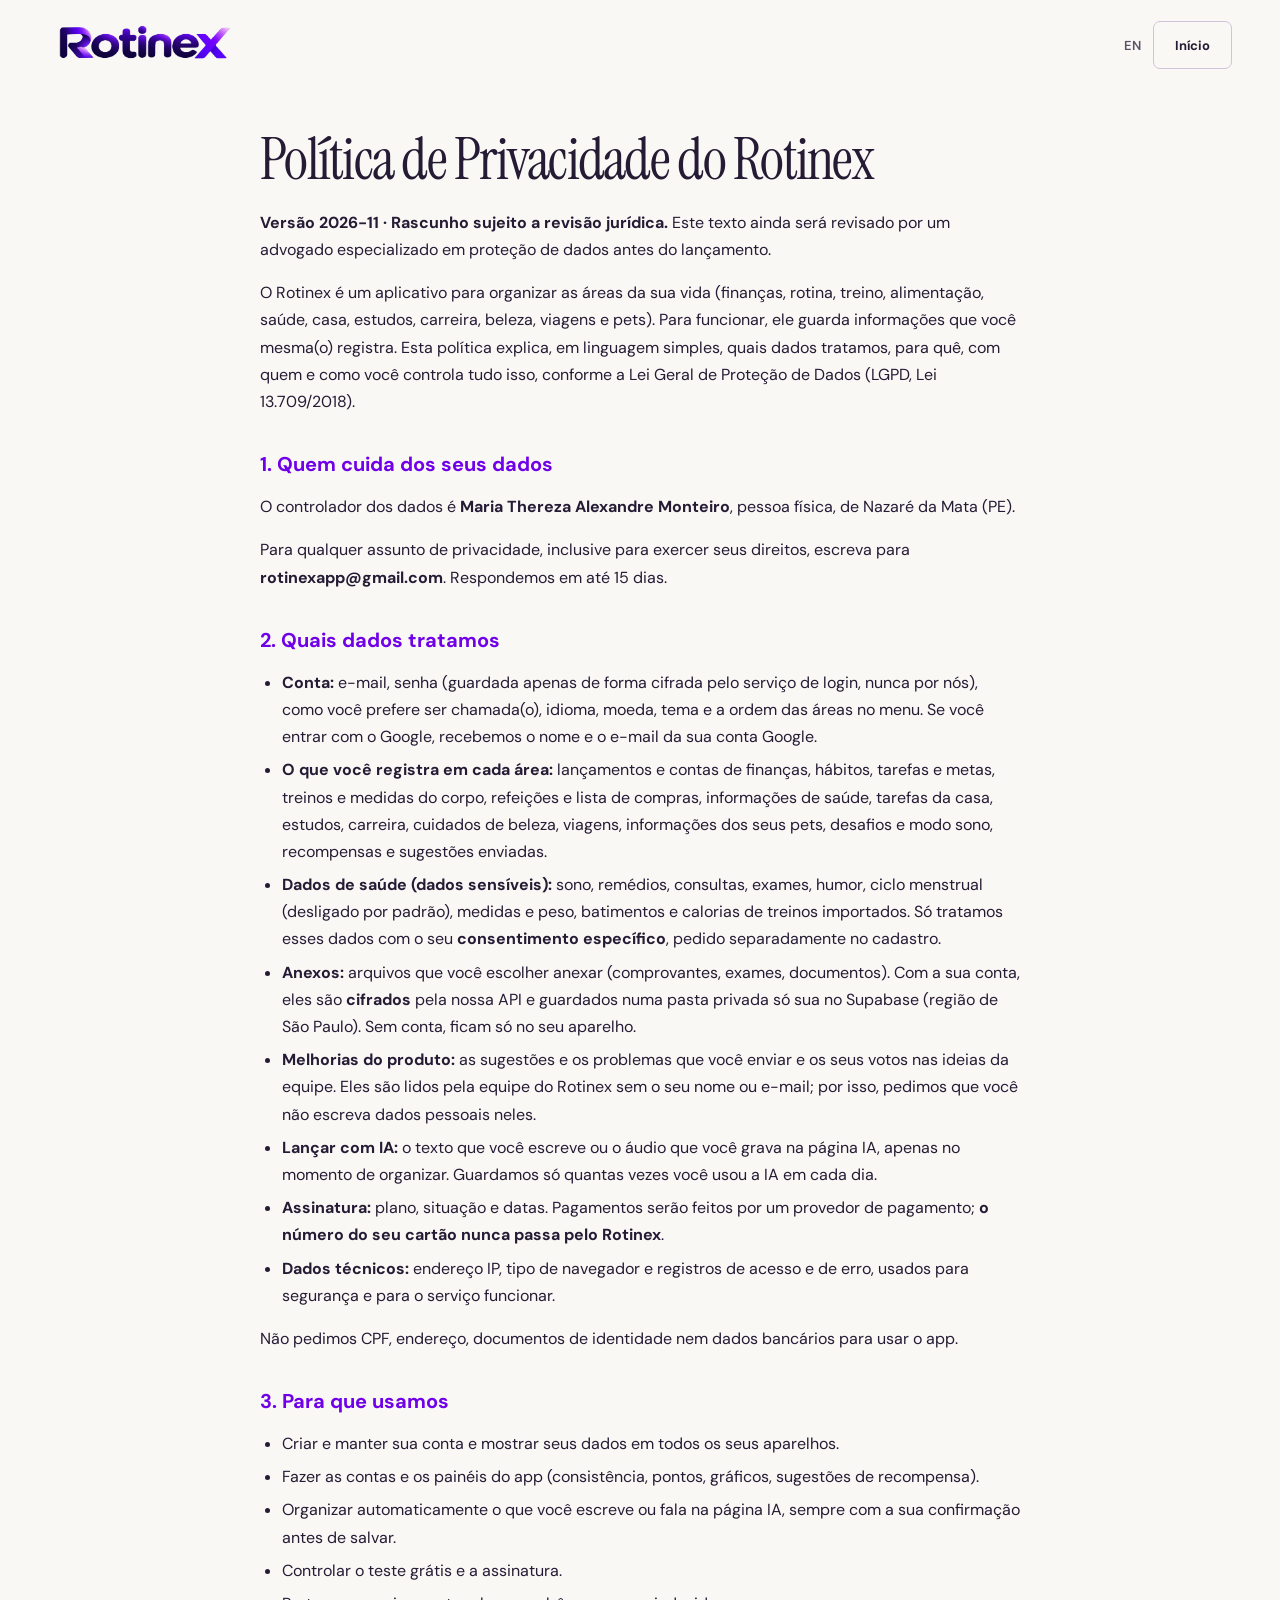
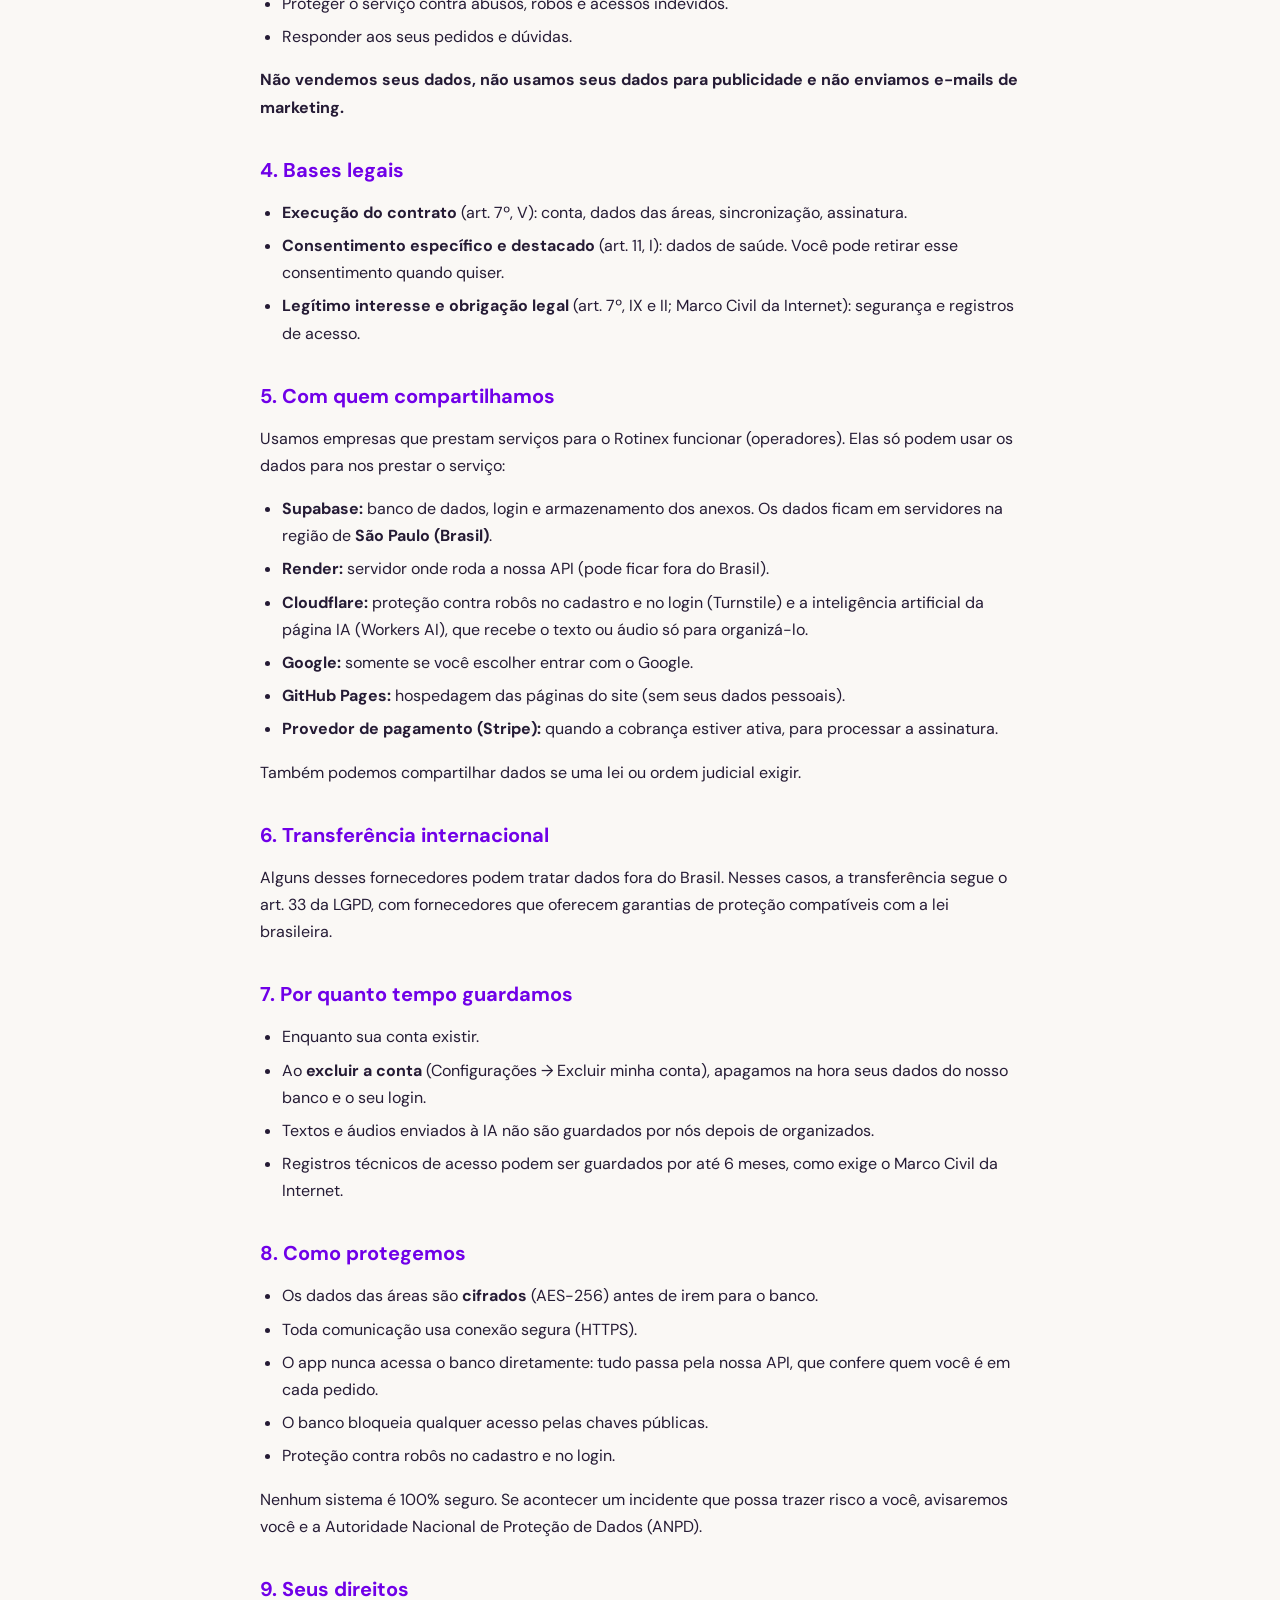
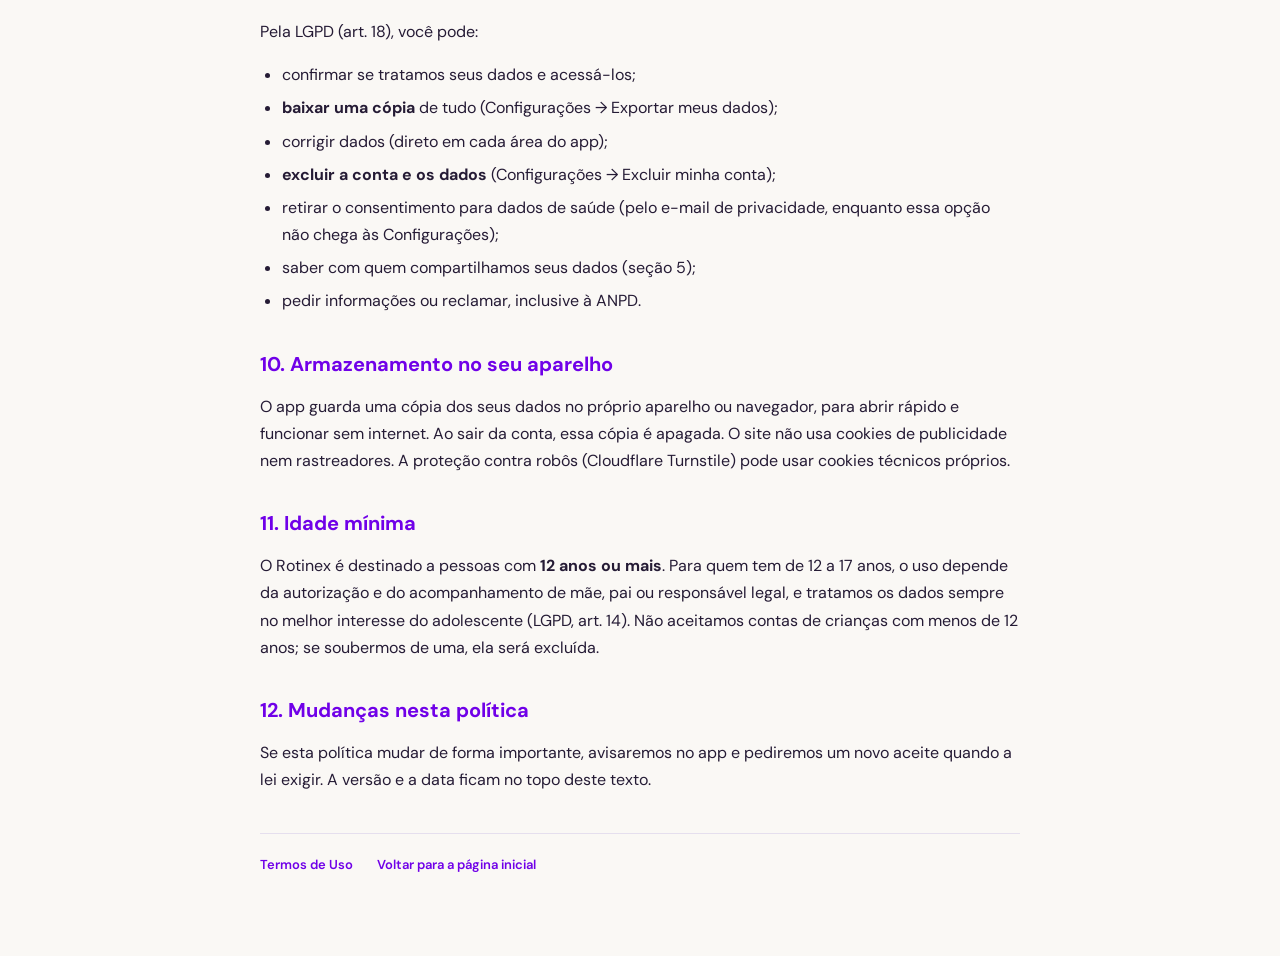
<file: rotinex-web/privacy/index.html>
<!doctype html>
<html lang="pt-BR">
<head><meta charset="utf-8"><meta name="viewport" content="width=device-width, initial-scale=1">
<title>Política de Privacidade — Rotinex</title>
<link rel="icon" type="image/png" sizes="64x64" href="../assets/favicon.png"><link rel="apple-touch-icon" href="../assets/rotinex-touch-icon.png">
<link rel="preconnect" href="https://fonts.googleapis.com"><link rel="preconnect" href="https://fonts.gstatic.com" crossorigin>
<link href="https://fonts.googleapis.com/css2?family=DM+Sans:wght@400;500;600;700&family=Instrument+Serif:ital@0;1&display=swap" rel="stylesheet">
<link rel="stylesheet" href="../assets/site.css"><link rel="stylesheet" href="../assets/legal.css">
</head>
<body>
<header class="header"><a class="brand" href="../" aria-label="Rotinex"><img class="brand-logo" src="../assets/rotinex-logo.png" alt="Rotinex"></a><div class="header-actions"><a class="lang" href="../en/privacy/">EN</a><a class="button button-outline" href="../">Início</a></div></header>
<main class="wrap legal">
<article>
<h1>Política de Privacidade do Rotinex</h1>
<p><strong>Versão 2026-11 · Rascunho sujeito a revisão jurídica.</strong> Este texto ainda será revisado por um advogado especializado em proteção de dados antes do lançamento.</p>
<p>O Rotinex é um aplicativo para organizar as áreas da sua vida (finanças, rotina, treino, alimentação, saúde, casa, estudos, carreira, beleza, viagens e pets). Para funcionar, ele guarda informações que você mesma(o) registra. Esta política explica, em linguagem simples, quais dados tratamos, para quê, com quem e como você controla tudo isso, conforme a Lei Geral de Proteção de Dados (LGPD, Lei 13.709/2018).</p>
<h2>1. Quem cuida dos seus dados</h2>
<p>O controlador dos dados é <strong>Maria Thereza Alexandre Monteiro</strong>, pessoa física, de Nazaré da Mata (PE).</p>
<p>Para qualquer assunto de privacidade, inclusive para exercer seus direitos, escreva para <strong>rotinexapp@gmail.com</strong>. Respondemos em até 15 dias.</p>
<h2>2. Quais dados tratamos</h2>
<ul>
<li><strong>Conta:</strong> e-mail, senha (guardada apenas de forma cifrada pelo serviço de login, nunca por nós), como você prefere ser chamada(o), idioma, moeda, tema e a ordem das áreas no menu. Se você entrar com o Google, recebemos o nome e o e-mail da sua conta Google.</li>
<li><strong>O que você registra em cada área:</strong> lançamentos e contas de finanças, hábitos, tarefas e metas, treinos e medidas do corpo, refeições e lista de compras, informações de saúde, tarefas da casa, estudos, carreira, cuidados de beleza, viagens, informações dos seus pets, desafios e modo sono, recompensas e sugestões enviadas.</li>
<li><strong>Dados de saúde (dados sensíveis):</strong> sono, remédios, consultas, exames, humor, ciclo menstrual (desligado por padrão), medidas e peso, batimentos e calorias de treinos importados. Só tratamos esses dados com o seu <strong>consentimento específico</strong>, pedido separadamente no cadastro.</li>
<li><strong>Anexos:</strong> arquivos que você escolher anexar (comprovantes, exames, documentos). Com a sua conta, eles são <strong>cifrados</strong> pela nossa API e guardados numa pasta privada só sua no Supabase (região de São Paulo). Sem conta, ficam só no seu aparelho.</li>
<li><strong>Melhorias do produto:</strong> as sugestões e os problemas que você enviar e os seus votos nas ideias da equipe. Eles são lidos pela equipe do Rotinex sem o seu nome ou e-mail; por isso, pedimos que você não escreva dados pessoais neles.</li>
<li><strong>Lançar com IA:</strong> o texto que você escreve ou o áudio que você grava na página IA, apenas no momento de organizar. Guardamos só quantas vezes você usou a IA em cada dia.</li>
<li><strong>Assinatura:</strong> plano, situação e datas. Pagamentos serão feitos por um provedor de pagamento; <strong>o número do seu cartão nunca passa pelo Rotinex</strong>.</li>
<li><strong>Dados técnicos:</strong> endereço IP, tipo de navegador e registros de acesso e de erro, usados para segurança e para o serviço funcionar.</li>
</ul>
<p>Não pedimos CPF, endereço, documentos de identidade nem dados bancários para usar o app.</p>
<h2>3. Para que usamos</h2>
<ul>
<li>Criar e manter sua conta e mostrar seus dados em todos os seus aparelhos.</li>
<li>Fazer as contas e os painéis do app (consistência, pontos, gráficos, sugestões de recompensa).</li>
<li>Organizar automaticamente o que você escreve ou fala na página IA, sempre com a sua confirmação antes de salvar.</li>
<li>Controlar o teste grátis e a assinatura.</li>
<li>Proteger o serviço contra abusos, robôs e acessos indevidos.</li>
<li>Responder aos seus pedidos e dúvidas.</li>
</ul>
<p><strong>Não vendemos seus dados, não usamos seus dados para publicidade e não enviamos e-mails de marketing.</strong></p>
<h2>4. Bases legais</h2>
<ul>
<li><strong>Execução do contrato</strong> (art. 7º, V): conta, dados das áreas, sincronização, assinatura.</li>
<li><strong>Consentimento específico e destacado</strong> (art. 11, I): dados de saúde. Você pode retirar esse consentimento quando quiser.</li>
<li><strong>Legítimo interesse e obrigação legal</strong> (art. 7º, IX e II; Marco Civil da Internet): segurança e registros de acesso.</li>
</ul>
<h2>5. Com quem compartilhamos</h2>
<p>Usamos empresas que prestam serviços para o Rotinex funcionar (operadores). Elas só podem usar os dados para nos prestar o serviço:</p>
<ul>
<li><strong>Supabase:</strong> banco de dados, login e armazenamento dos anexos. Os dados ficam em servidores na região de <strong>São Paulo (Brasil)</strong>.</li>
<li><strong>Render:</strong> servidor onde roda a nossa API (pode ficar fora do Brasil).</li>
<li><strong>Cloudflare:</strong> proteção contra robôs no cadastro e no login (Turnstile) e a inteligência artificial da página IA (Workers AI), que recebe o texto ou áudio só para organizá-lo.</li>
<li><strong>Google:</strong> somente se você escolher entrar com o Google.</li>
<li><strong>GitHub Pages:</strong> hospedagem das páginas do site (sem seus dados pessoais).</li>
<li><strong>Provedor de pagamento (Stripe):</strong> quando a cobrança estiver ativa, para processar a assinatura.</li>
</ul>
<p>Também podemos compartilhar dados se uma lei ou ordem judicial exigir.</p>
<h2>6. Transferência internacional</h2>
<p>Alguns desses fornecedores podem tratar dados fora do Brasil. Nesses casos, a transferência segue o art. 33 da LGPD, com fornecedores que oferecem garantias de proteção compatíveis com a lei brasileira.</p>
<h2>7. Por quanto tempo guardamos</h2>
<ul>
<li>Enquanto sua conta existir.</li>
<li>Ao <strong>excluir a conta</strong> (Configurações → Excluir minha conta), apagamos na hora seus dados do nosso banco e o seu login.</li>
<li>Textos e áudios enviados à IA não são guardados por nós depois de organizados.</li>
<li>Registros técnicos de acesso podem ser guardados por até 6 meses, como exige o Marco Civil da Internet.</li>
</ul>
<h2>8. Como protegemos</h2>
<ul>
<li>Os dados das áreas são <strong>cifrados</strong> (AES-256) antes de irem para o banco.</li>
<li>Toda comunicação usa conexão segura (HTTPS).</li>
<li>O app nunca acessa o banco diretamente: tudo passa pela nossa API, que confere quem você é em cada pedido.</li>
<li>O banco bloqueia qualquer acesso pelas chaves públicas.</li>
<li>Proteção contra robôs no cadastro e no login.</li>
</ul>
<p>Nenhum sistema é 100% seguro. Se acontecer um incidente que possa trazer risco a você, avisaremos você e a Autoridade Nacional de Proteção de Dados (ANPD).</p>
<h2>9. Seus direitos</h2>
<p>Pela LGPD (art. 18), você pode:</p>
<ul>
<li>confirmar se tratamos seus dados e acessá-los;</li>
<li><strong>baixar uma cópia</strong> de tudo (Configurações → Exportar meus dados);</li>
<li>corrigir dados (direto em cada área do app);</li>
<li><strong>excluir a conta e os dados</strong> (Configurações → Excluir minha conta);</li>
<li>retirar o consentimento para dados de saúde (pelo e-mail de privacidade, enquanto essa opção não chega às Configurações);</li>
<li>saber com quem compartilhamos seus dados (seção 5);</li>
<li>pedir informações ou reclamar, inclusive à ANPD.</li>
</ul>
<h2>10. Armazenamento no seu aparelho</h2>
<p>O app guarda uma cópia dos seus dados no próprio aparelho ou navegador, para abrir rápido e funcionar sem internet. Ao sair da conta, essa cópia é apagada. O site não usa cookies de publicidade nem rastreadores. A proteção contra robôs (Cloudflare Turnstile) pode usar cookies técnicos próprios.</p>
<h2>11. Idade mínima</h2>
<p>O Rotinex é destinado a pessoas com <strong>12 anos ou mais</strong>. Para quem tem de 12 a 17 anos, o uso depende da autorização e do acompanhamento de mãe, pai ou responsável legal, e tratamos os dados sempre no melhor interesse do adolescente (LGPD, art. 14). Não aceitamos contas de crianças com menos de 12 anos; se soubermos de uma, ela será excluída.</p>
<h2>12. Mudanças nesta política</h2>
<p>Se esta política mudar de forma importante, avisaremos no app e pediremos um novo aceite quando a lei exigir. A versão e a data ficam no topo deste texto.</p>
</article>
<nav class="legal-links"><a href="../terms/">Termos de Uso</a><a href="../">Voltar para a página inicial</a></nav>
</main>
</body>
</html>
</file>
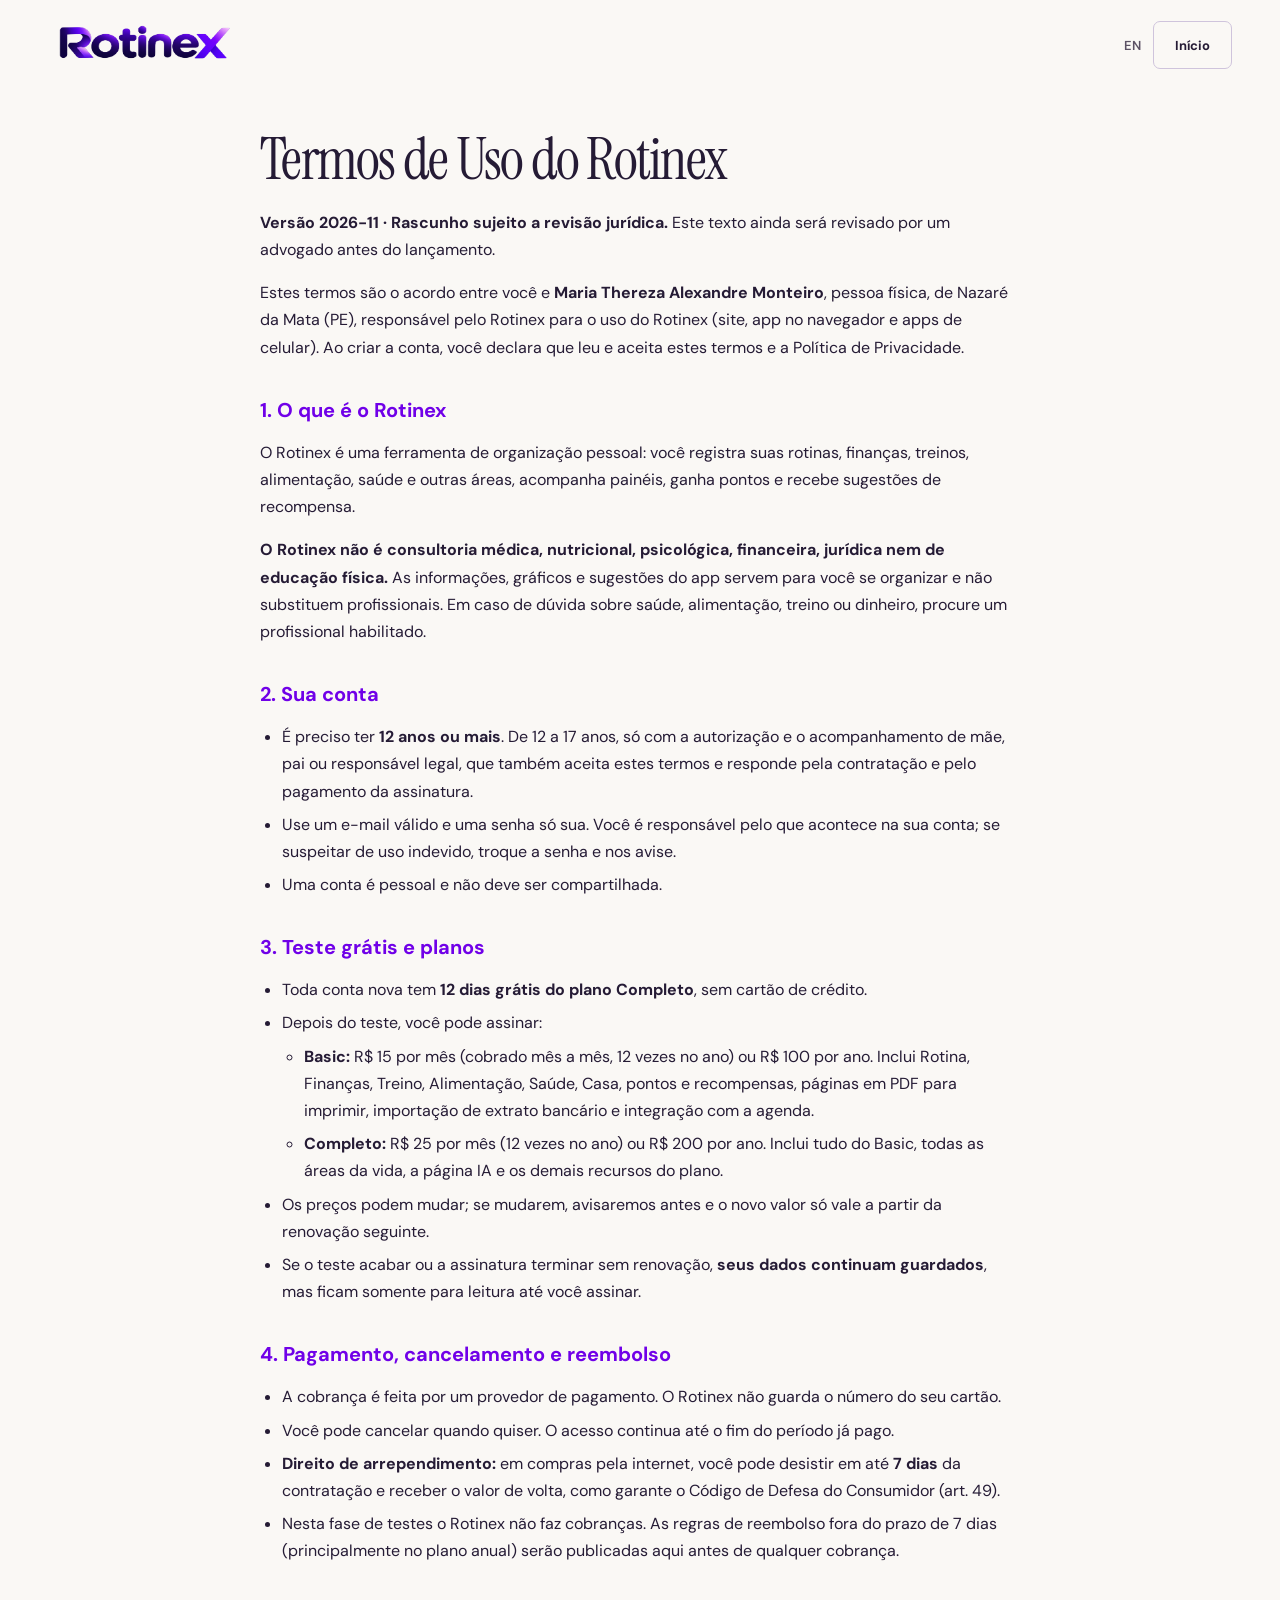
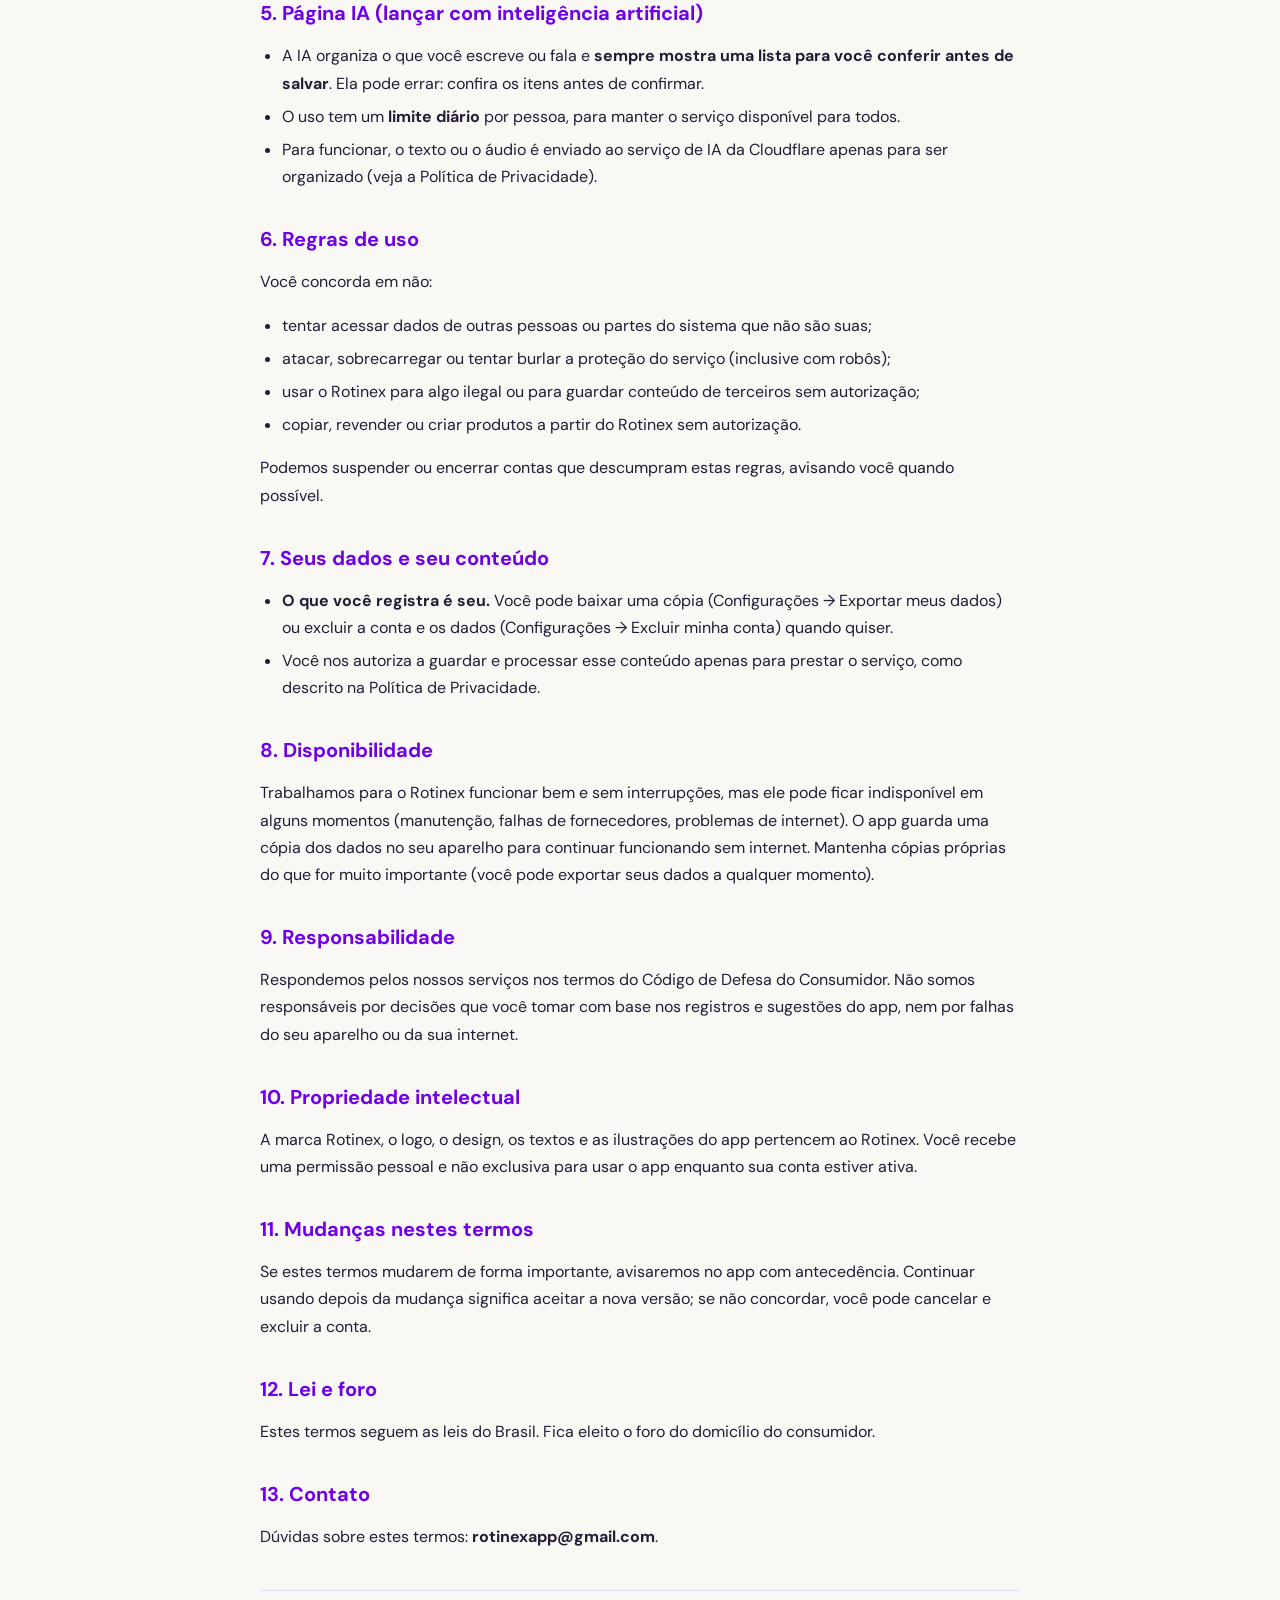
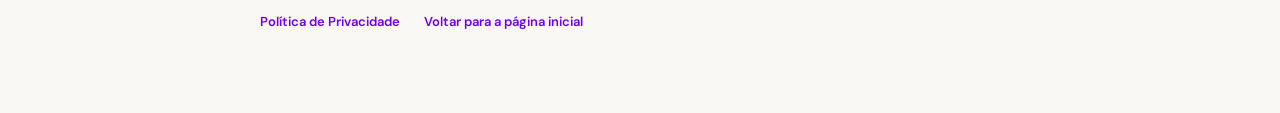
<file: rotinex-web/terms/index.html>
<!doctype html>
<html lang="pt-BR">
<head><meta charset="utf-8"><meta name="viewport" content="width=device-width, initial-scale=1">
<title>Termos de Uso — Rotinex</title>
<link rel="icon" type="image/png" sizes="64x64" href="../assets/favicon.png"><link rel="apple-touch-icon" href="../assets/rotinex-touch-icon.png">
<link rel="preconnect" href="https://fonts.googleapis.com"><link rel="preconnect" href="https://fonts.gstatic.com" crossorigin>
<link href="https://fonts.googleapis.com/css2?family=DM+Sans:wght@400;500;600;700&family=Instrument+Serif:ital@0;1&display=swap" rel="stylesheet">
<link rel="stylesheet" href="../assets/site.css"><link rel="stylesheet" href="../assets/legal.css">
</head>
<body>
<header class="header"><a class="brand" href="../" aria-label="Rotinex"><img class="brand-logo" src="../assets/rotinex-logo.png" alt="Rotinex"></a><div class="header-actions"><a class="lang" href="../en/terms/">EN</a><a class="button button-outline" href="../">Início</a></div></header>
<main class="wrap legal">
<article>
<h1>Termos de Uso do Rotinex</h1>
<p><strong>Versão 2026-11 · Rascunho sujeito a revisão jurídica.</strong> Este texto ainda será revisado por um advogado antes do lançamento.</p>
<p>Estes termos são o acordo entre você e <strong>Maria Thereza Alexandre Monteiro</strong>, pessoa física, de Nazaré da Mata (PE), responsável pelo Rotinex para o uso do Rotinex (site, app no navegador e apps de celular). Ao criar a conta, você declara que leu e aceita estes termos e a Política de Privacidade.</p>
<h2>1. O que é o Rotinex</h2>
<p>O Rotinex é uma ferramenta de organização pessoal: você registra suas rotinas, finanças, treinos, alimentação, saúde e outras áreas, acompanha painéis, ganha pontos e recebe sugestões de recompensa.</p>
<p><strong>O Rotinex não é consultoria médica, nutricional, psicológica, financeira, jurídica nem de educação física.</strong> As informações, gráficos e sugestões do app servem para você se organizar e não substituem profissionais. Em caso de dúvida sobre saúde, alimentação, treino ou dinheiro, procure um profissional habilitado.</p>
<h2>2. Sua conta</h2>
<ul>
<li>É preciso ter <strong>12 anos ou mais</strong>. De 12 a 17 anos, só com a autorização e o acompanhamento de mãe, pai ou responsável legal, que também aceita estes termos e responde pela contratação e pelo pagamento da assinatura.</li>
<li>Use um e-mail válido e uma senha só sua. Você é responsável pelo que acontece na sua conta; se suspeitar de uso indevido, troque a senha e nos avise.</li>
<li>Uma conta é pessoal e não deve ser compartilhada.</li>
</ul>
<h2>3. Teste grátis e planos</h2>
<ul>
<li>Toda conta nova tem <strong>12 dias grátis do plano Completo</strong>, sem cartão de crédito.</li>
<li>Depois do teste, você pode assinar:</li>
<ul>
<li><strong>Basic:</strong> R$ 15 por mês (cobrado mês a mês, 12 vezes no ano) ou R$ 100 por ano. Inclui Rotina, Finanças, Treino, Alimentação, Saúde, Casa, pontos e recompensas, páginas em PDF para imprimir, importação de extrato bancário e integração com a agenda.</li>
<li><strong>Completo:</strong> R$ 25 por mês (12 vezes no ano) ou R$ 200 por ano. Inclui tudo do Basic, todas as áreas da vida, a página IA e os demais recursos do plano.</li>
</ul>
<li>Os preços podem mudar; se mudarem, avisaremos antes e o novo valor só vale a partir da renovação seguinte.</li>
<li>Se o teste acabar ou a assinatura terminar sem renovação, <strong>seus dados continuam guardados</strong>, mas ficam somente para leitura até você assinar.</li>
</ul>
<h2>4. Pagamento, cancelamento e reembolso</h2>
<ul>
<li>A cobrança é feita por um provedor de pagamento. O Rotinex não guarda o número do seu cartão.</li>
<li>Você pode cancelar quando quiser. O acesso continua até o fim do período já pago.</li>
<li><strong>Direito de arrependimento:</strong> em compras pela internet, você pode desistir em até <strong>7 dias</strong> da contratação e receber o valor de volta, como garante o Código de Defesa do Consumidor (art. 49).</li>
<li>Nesta fase de testes o Rotinex não faz cobranças. As regras de reembolso fora do prazo de 7 dias (principalmente no plano anual) serão publicadas aqui antes de qualquer cobrança.</li>
</ul>
<h2>5. Página IA (lançar com inteligência artificial)</h2>
<ul>
<li>A IA organiza o que você escreve ou fala e <strong>sempre mostra uma lista para você conferir antes de salvar</strong>. Ela pode errar: confira os itens antes de confirmar.</li>
<li>O uso tem um <strong>limite diário</strong> por pessoa, para manter o serviço disponível para todos.</li>
<li>Para funcionar, o texto ou o áudio é enviado ao serviço de IA da Cloudflare apenas para ser organizado (veja a Política de Privacidade).</li>
</ul>
<h2>6. Regras de uso</h2>
<p>Você concorda em não:</p>
<ul>
<li>tentar acessar dados de outras pessoas ou partes do sistema que não são suas;</li>
<li>atacar, sobrecarregar ou tentar burlar a proteção do serviço (inclusive com robôs);</li>
<li>usar o Rotinex para algo ilegal ou para guardar conteúdo de terceiros sem autorização;</li>
<li>copiar, revender ou criar produtos a partir do Rotinex sem autorização.</li>
</ul>
<p>Podemos suspender ou encerrar contas que descumpram estas regras, avisando você quando possível.</p>
<h2>7. Seus dados e seu conteúdo</h2>
<ul>
<li><strong>O que você registra é seu.</strong> Você pode baixar uma cópia (Configurações → Exportar meus dados) ou excluir a conta e os dados (Configurações → Excluir minha conta) quando quiser.</li>
<li>Você nos autoriza a guardar e processar esse conteúdo apenas para prestar o serviço, como descrito na Política de Privacidade.</li>
</ul>
<h2>8. Disponibilidade</h2>
<p>Trabalhamos para o Rotinex funcionar bem e sem interrupções, mas ele pode ficar indisponível em alguns momentos (manutenção, falhas de fornecedores, problemas de internet). O app guarda uma cópia dos dados no seu aparelho para continuar funcionando sem internet. Mantenha cópias próprias do que for muito importante (você pode exportar seus dados a qualquer momento).</p>
<h2>9. Responsabilidade</h2>
<p>Respondemos pelos nossos serviços nos termos do Código de Defesa do Consumidor. Não somos responsáveis por decisões que você tomar com base nos registros e sugestões do app, nem por falhas do seu aparelho ou da sua internet.</p>
<h2>10. Propriedade intelectual</h2>
<p>A marca Rotinex, o logo, o design, os textos e as ilustrações do app pertencem ao Rotinex. Você recebe uma permissão pessoal e não exclusiva para usar o app enquanto sua conta estiver ativa.</p>
<h2>11. Mudanças nestes termos</h2>
<p>Se estes termos mudarem de forma importante, avisaremos no app com antecedência. Continuar usando depois da mudança significa aceitar a nova versão; se não concordar, você pode cancelar e excluir a conta.</p>
<h2>12. Lei e foro</h2>
<p>Estes termos seguem as leis do Brasil. Fica eleito o foro do domicílio do consumidor.</p>
<h2>13. Contato</h2>
<p>Dúvidas sobre estes termos: <strong>rotinexapp@gmail.com</strong>.</p>
</article>
<nav class="legal-links"><a href="../privacy/">Política de Privacidade</a><a href="../">Voltar para a página inicial</a></nav>
</main>
</body>
</html>
</file>
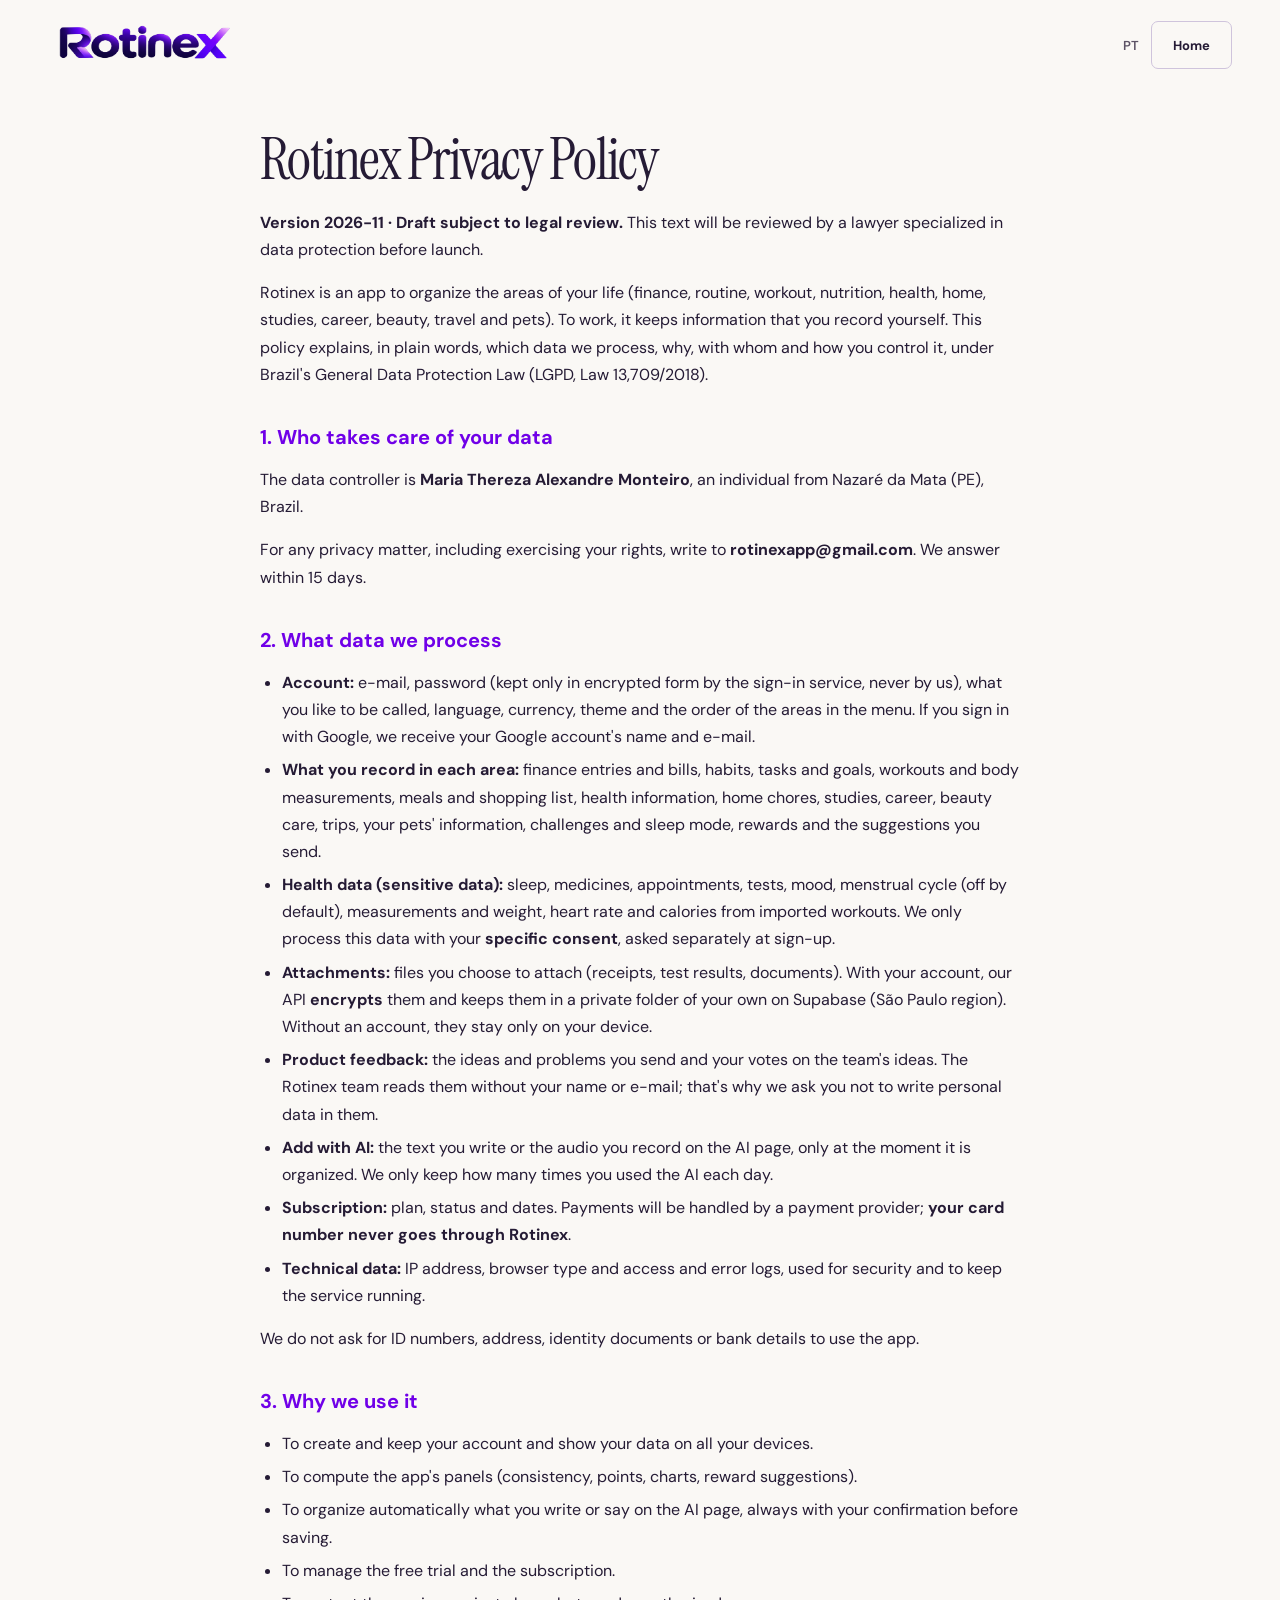
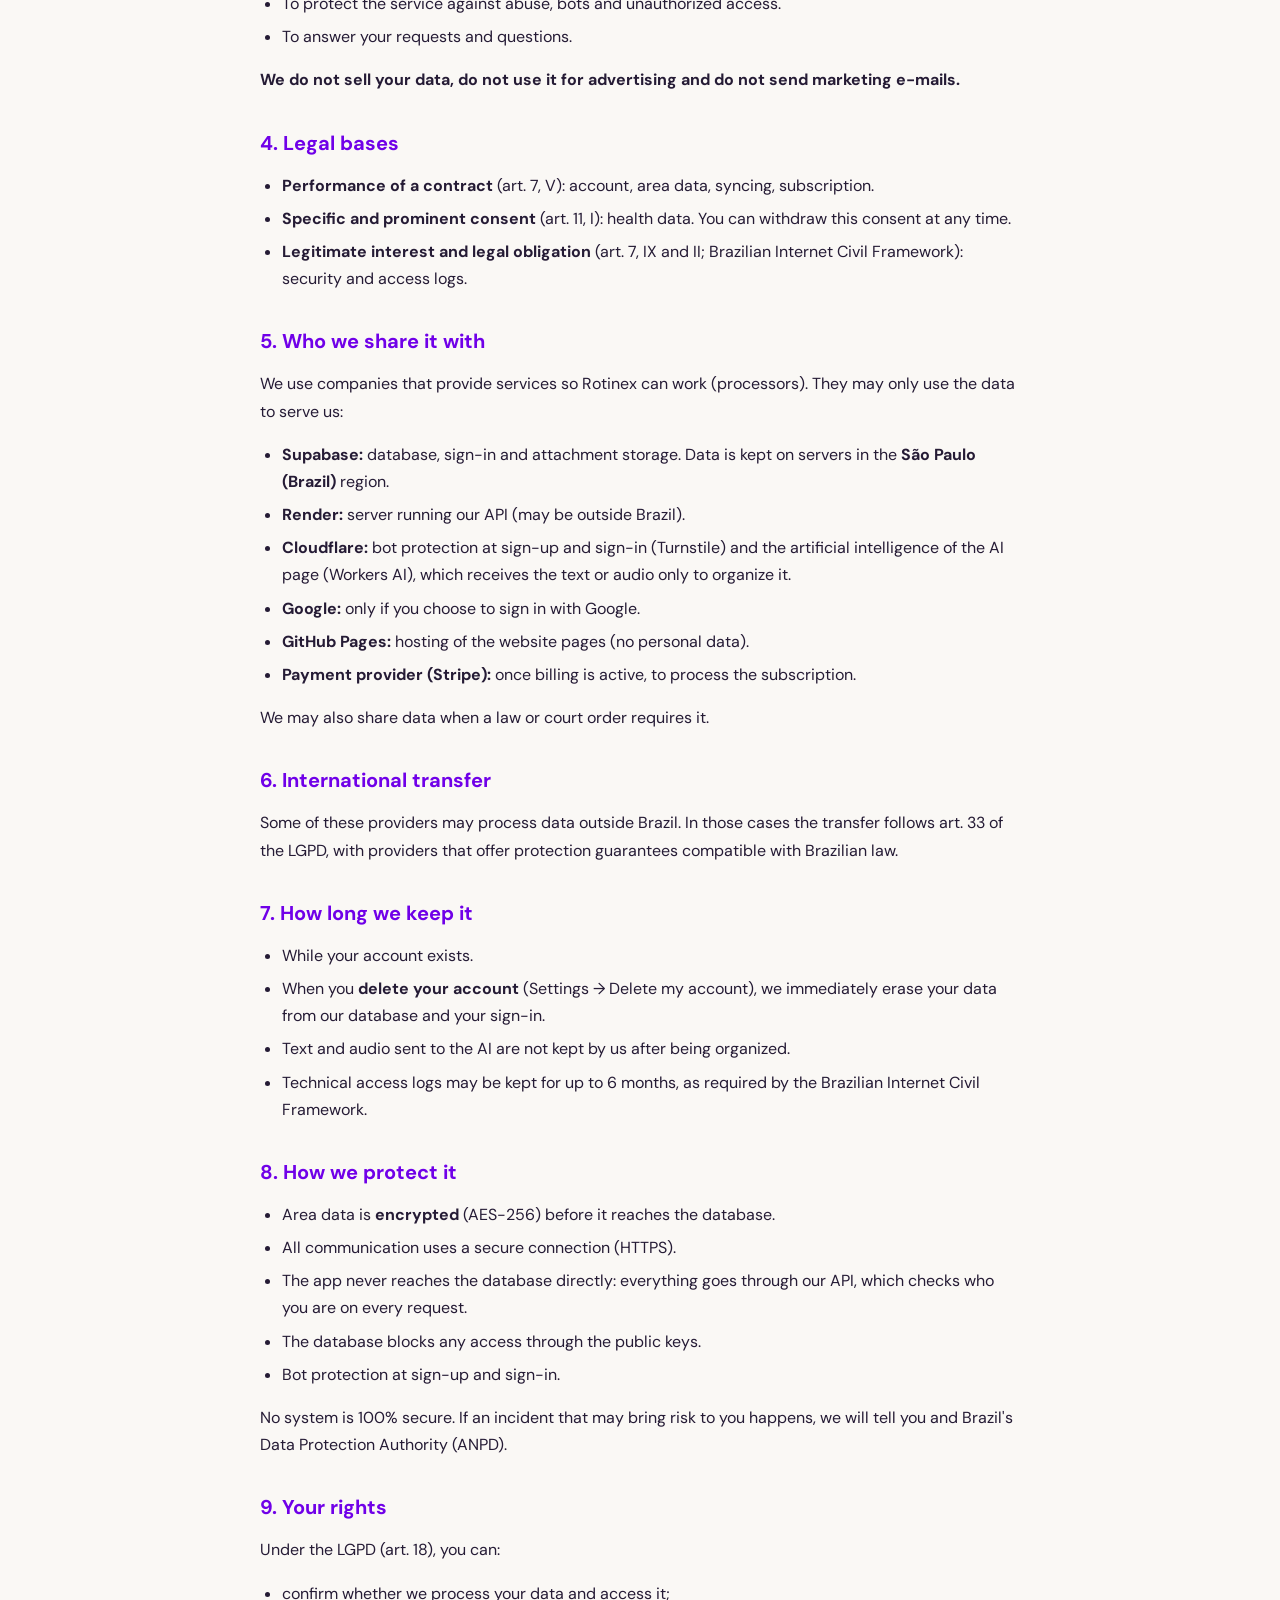
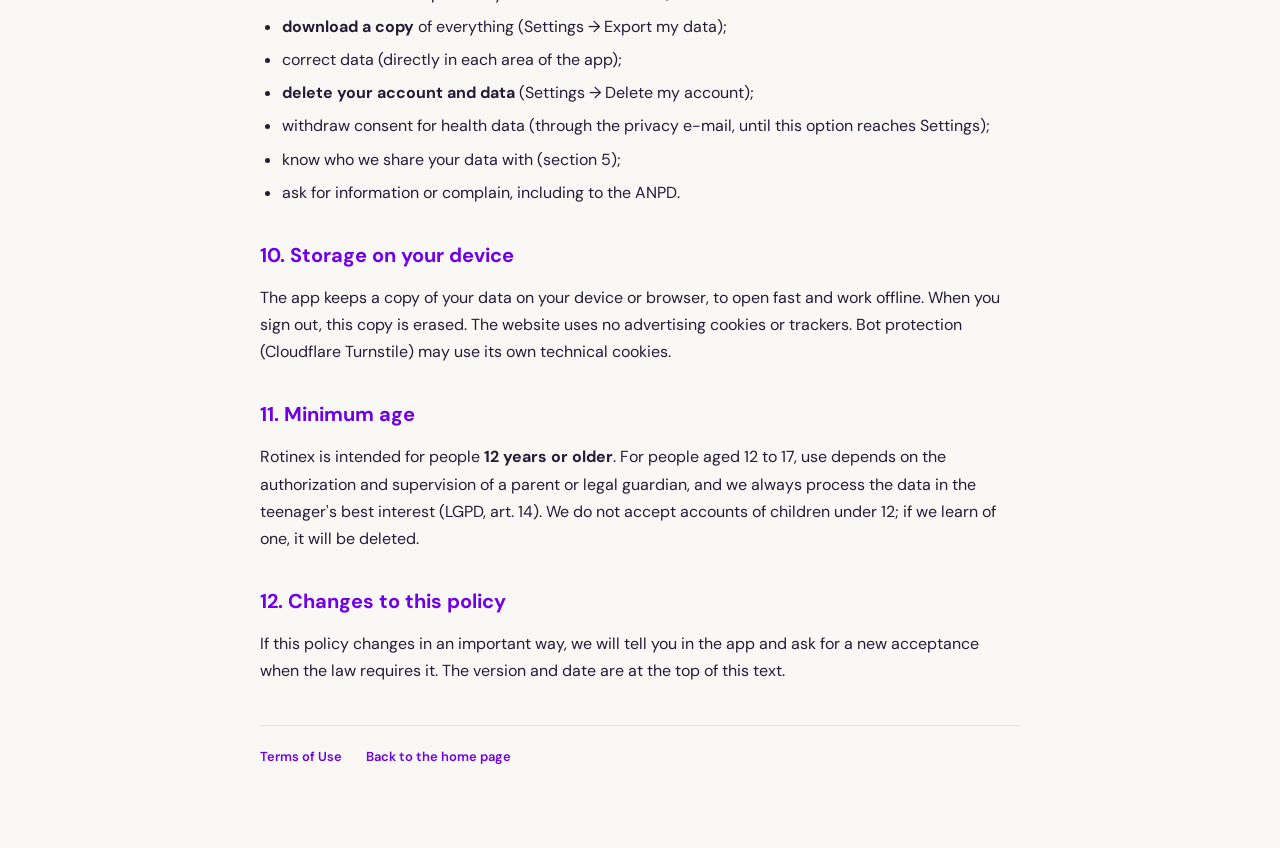
<file: rotinex-web/en/privacy/index.html>
<!doctype html>
<html lang="en">
<head><meta charset="utf-8"><meta name="viewport" content="width=device-width, initial-scale=1">
<title>Privacy Policy — Rotinex</title>
<link rel="icon" type="image/png" sizes="64x64" href="../../assets/favicon.png"><link rel="apple-touch-icon" href="../../assets/rotinex-touch-icon.png">
<link rel="preconnect" href="https://fonts.googleapis.com"><link rel="preconnect" href="https://fonts.gstatic.com" crossorigin>
<link href="https://fonts.googleapis.com/css2?family=DM+Sans:wght@400;500;600;700&family=Instrument+Serif:ital@0;1&display=swap" rel="stylesheet">
<link rel="stylesheet" href="../../assets/site.css"><link rel="stylesheet" href="../../assets/legal.css">
</head>
<body>
<header class="header"><a class="brand" href="../../en/" aria-label="Rotinex"><img class="brand-logo" src="../../assets/rotinex-logo.png" alt="Rotinex"></a><div class="header-actions"><a class="lang" href="../../privacy/">PT</a><a class="button button-outline" href="../../en/">Home</a></div></header>
<main class="wrap legal">
<article>
<h1>Rotinex Privacy Policy</h1>
<p><strong>Version 2026-11 · Draft subject to legal review.</strong> This text will be reviewed by a lawyer specialized in data protection before launch.</p>
<p>Rotinex is an app to organize the areas of your life (finance, routine, workout, nutrition, health, home, studies, career, beauty, travel and pets). To work, it keeps information that you record yourself. This policy explains, in plain words, which data we process, why, with whom and how you control it, under Brazil's General Data Protection Law (LGPD, Law 13,709/2018).</p>
<h2>1. Who takes care of your data</h2>
<p>The data controller is <strong>Maria Thereza Alexandre Monteiro</strong>, an individual from Nazaré da Mata (PE), Brazil.</p>
<p>For any privacy matter, including exercising your rights, write to <strong>rotinexapp@gmail.com</strong>. We answer within 15 days.</p>
<h2>2. What data we process</h2>
<ul>
<li><strong>Account:</strong> e-mail, password (kept only in encrypted form by the sign-in service, never by us), what you like to be called, language, currency, theme and the order of the areas in the menu. If you sign in with Google, we receive your Google account's name and e-mail.</li>
<li><strong>What you record in each area:</strong> finance entries and bills, habits, tasks and goals, workouts and body measurements, meals and shopping list, health information, home chores, studies, career, beauty care, trips, your pets' information, challenges and sleep mode, rewards and the suggestions you send.</li>
<li><strong>Health data (sensitive data):</strong> sleep, medicines, appointments, tests, mood, menstrual cycle (off by default), measurements and weight, heart rate and calories from imported workouts. We only process this data with your <strong>specific consent</strong>, asked separately at sign-up.</li>
<li><strong>Attachments:</strong> files you choose to attach (receipts, test results, documents). With your account, our API <strong>encrypts</strong> them and keeps them in a private folder of your own on Supabase (São Paulo region). Without an account, they stay only on your device.</li>
<li><strong>Product feedback:</strong> the ideas and problems you send and your votes on the team's ideas. The Rotinex team reads them without your name or e-mail; that's why we ask you not to write personal data in them.</li>
<li><strong>Add with AI:</strong> the text you write or the audio you record on the AI page, only at the moment it is organized. We only keep how many times you used the AI each day.</li>
<li><strong>Subscription:</strong> plan, status and dates. Payments will be handled by a payment provider; <strong>your card number never goes through Rotinex</strong>.</li>
<li><strong>Technical data:</strong> IP address, browser type and access and error logs, used for security and to keep the service running.</li>
</ul>
<p>We do not ask for ID numbers, address, identity documents or bank details to use the app.</p>
<h2>3. Why we use it</h2>
<ul>
<li>To create and keep your account and show your data on all your devices.</li>
<li>To compute the app's panels (consistency, points, charts, reward suggestions).</li>
<li>To organize automatically what you write or say on the AI page, always with your confirmation before saving.</li>
<li>To manage the free trial and the subscription.</li>
<li>To protect the service against abuse, bots and unauthorized access.</li>
<li>To answer your requests and questions.</li>
</ul>
<p><strong>We do not sell your data, do not use it for advertising and do not send marketing e-mails.</strong></p>
<h2>4. Legal bases</h2>
<ul>
<li><strong>Performance of a contract</strong> (art. 7, V): account, area data, syncing, subscription.</li>
<li><strong>Specific and prominent consent</strong> (art. 11, I): health data. You can withdraw this consent at any time.</li>
<li><strong>Legitimate interest and legal obligation</strong> (art. 7, IX and II; Brazilian Internet Civil Framework): security and access logs.</li>
</ul>
<h2>5. Who we share it with</h2>
<p>We use companies that provide services so Rotinex can work (processors). They may only use the data to serve us:</p>
<ul>
<li><strong>Supabase:</strong> database, sign-in and attachment storage. Data is kept on servers in the <strong>São Paulo (Brazil)</strong> region.</li>
<li><strong>Render:</strong> server running our API (may be outside Brazil).</li>
<li><strong>Cloudflare:</strong> bot protection at sign-up and sign-in (Turnstile) and the artificial intelligence of the AI page (Workers AI), which receives the text or audio only to organize it.</li>
<li><strong>Google:</strong> only if you choose to sign in with Google.</li>
<li><strong>GitHub Pages:</strong> hosting of the website pages (no personal data).</li>
<li><strong>Payment provider (Stripe):</strong> once billing is active, to process the subscription.</li>
</ul>
<p>We may also share data when a law or court order requires it.</p>
<h2>6. International transfer</h2>
<p>Some of these providers may process data outside Brazil. In those cases the transfer follows art. 33 of the LGPD, with providers that offer protection guarantees compatible with Brazilian law.</p>
<h2>7. How long we keep it</h2>
<ul>
<li>While your account exists.</li>
<li>When you <strong>delete your account</strong> (Settings → Delete my account), we immediately erase your data from our database and your sign-in.</li>
<li>Text and audio sent to the AI are not kept by us after being organized.</li>
<li>Technical access logs may be kept for up to 6 months, as required by the Brazilian Internet Civil Framework.</li>
</ul>
<h2>8. How we protect it</h2>
<ul>
<li>Area data is <strong>encrypted</strong> (AES-256) before it reaches the database.</li>
<li>All communication uses a secure connection (HTTPS).</li>
<li>The app never reaches the database directly: everything goes through our API, which checks who you are on every request.</li>
<li>The database blocks any access through the public keys.</li>
<li>Bot protection at sign-up and sign-in.</li>
</ul>
<p>No system is 100% secure. If an incident that may bring risk to you happens, we will tell you and Brazil's Data Protection Authority (ANPD).</p>
<h2>9. Your rights</h2>
<p>Under the LGPD (art. 18), you can:</p>
<ul>
<li>confirm whether we process your data and access it;</li>
<li><strong>download a copy</strong> of everything (Settings → Export my data);</li>
<li>correct data (directly in each area of the app);</li>
<li><strong>delete your account and data</strong> (Settings → Delete my account);</li>
<li>withdraw consent for health data (through the privacy e-mail, until this option reaches Settings);</li>
<li>know who we share your data with (section 5);</li>
<li>ask for information or complain, including to the ANPD.</li>
</ul>
<h2>10. Storage on your device</h2>
<p>The app keeps a copy of your data on your device or browser, to open fast and work offline. When you sign out, this copy is erased. The website uses no advertising cookies or trackers. Bot protection (Cloudflare Turnstile) may use its own technical cookies.</p>
<h2>11. Minimum age</h2>
<p>Rotinex is intended for people <strong>12 years or older</strong>. For people aged 12 to 17, use depends on the authorization and supervision of a parent or legal guardian, and we always process the data in the teenager's best interest (LGPD, art. 14). We do not accept accounts of children under 12; if we learn of one, it will be deleted.</p>
<h2>12. Changes to this policy</h2>
<p>If this policy changes in an important way, we will tell you in the app and ask for a new acceptance when the law requires it. The version and date are at the top of this text.</p>
</article>
<nav class="legal-links"><a href="../terms/">Terms of Use</a><a href="../../en/">Back to the home page</a></nav>
</main>
</body>
</html>
</file>
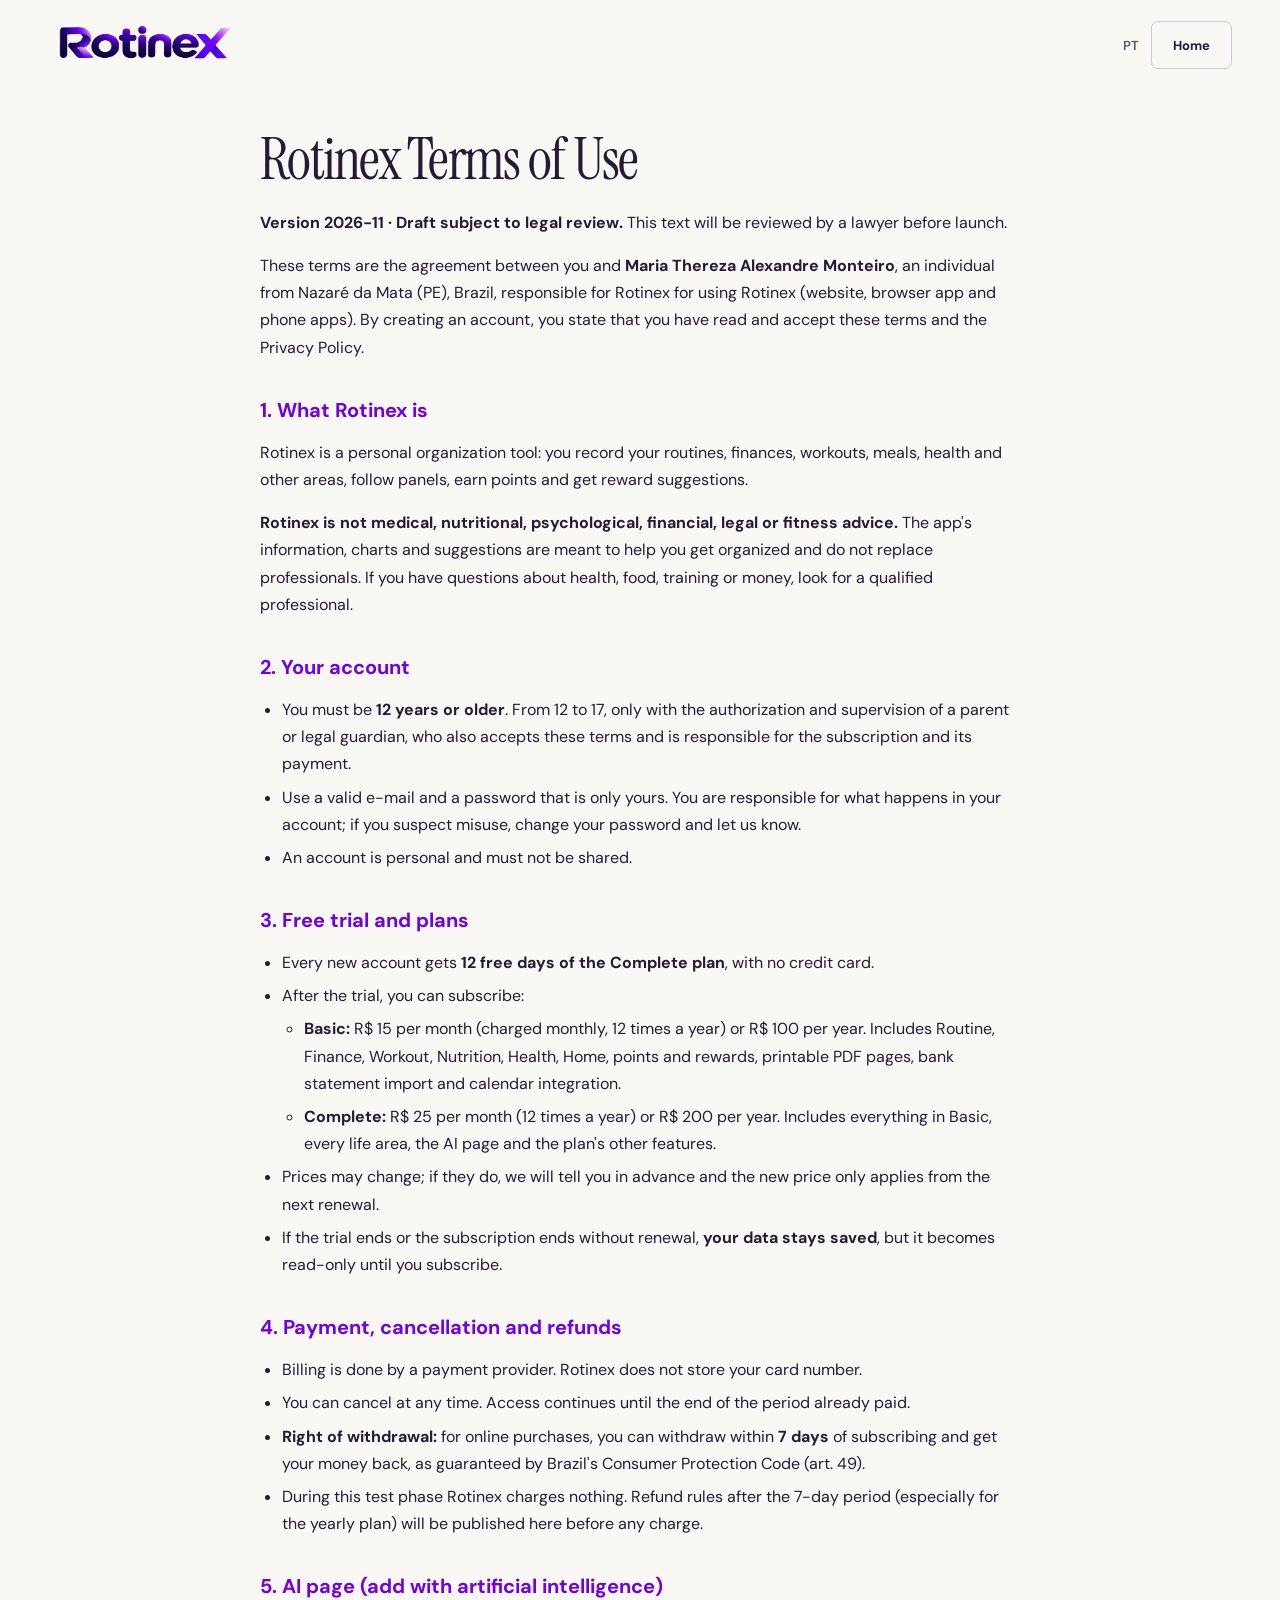
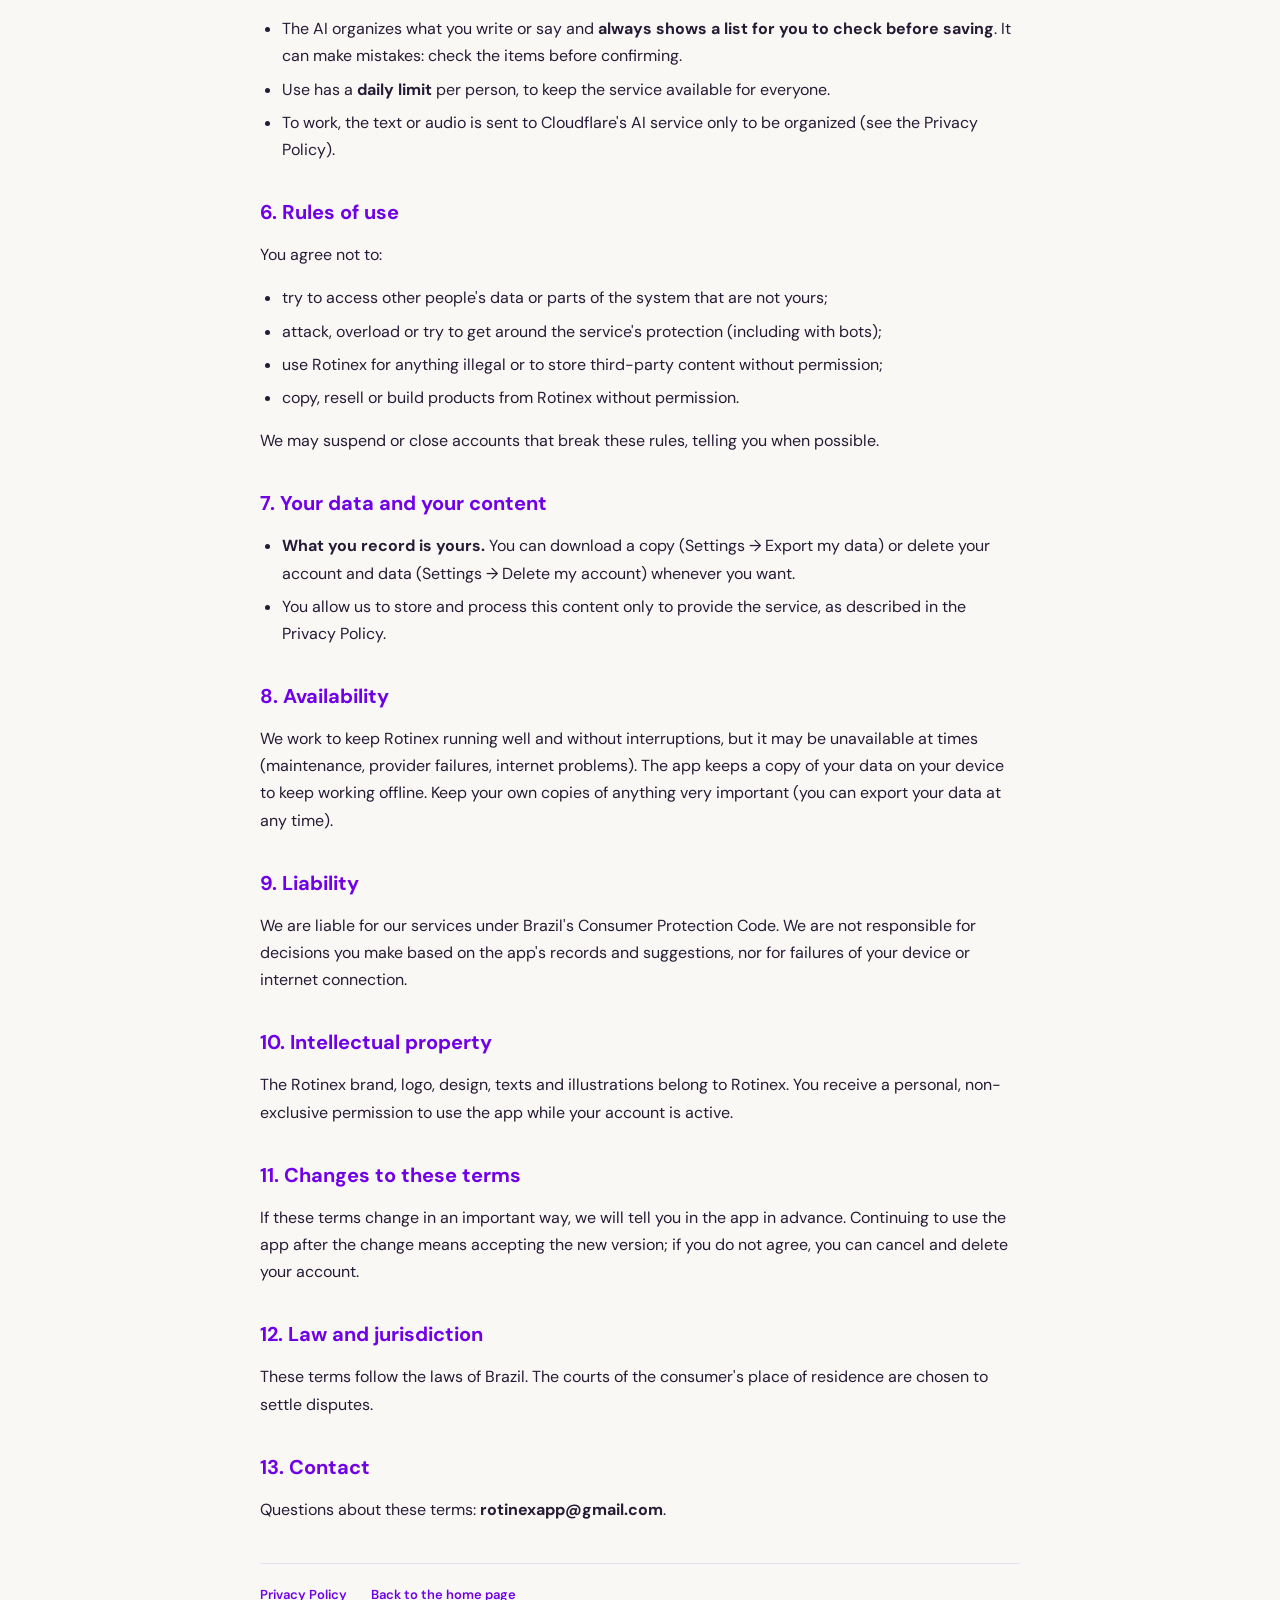
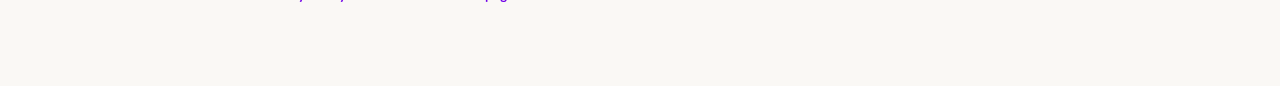
<file: rotinex-web/en/terms/index.html>
<!doctype html>
<html lang="en">
<head><meta charset="utf-8"><meta name="viewport" content="width=device-width, initial-scale=1">
<title>Terms of Use — Rotinex</title>
<link rel="icon" type="image/png" sizes="64x64" href="../../assets/favicon.png"><link rel="apple-touch-icon" href="../../assets/rotinex-touch-icon.png">
<link rel="preconnect" href="https://fonts.googleapis.com"><link rel="preconnect" href="https://fonts.gstatic.com" crossorigin>
<link href="https://fonts.googleapis.com/css2?family=DM+Sans:wght@400;500;600;700&family=Instrument+Serif:ital@0;1&display=swap" rel="stylesheet">
<link rel="stylesheet" href="../../assets/site.css"><link rel="stylesheet" href="../../assets/legal.css">
</head>
<body>
<header class="header"><a class="brand" href="../../en/" aria-label="Rotinex"><img class="brand-logo" src="../../assets/rotinex-logo.png" alt="Rotinex"></a><div class="header-actions"><a class="lang" href="../../terms/">PT</a><a class="button button-outline" href="../../en/">Home</a></div></header>
<main class="wrap legal">
<article>
<h1>Rotinex Terms of Use</h1>
<p><strong>Version 2026-11 · Draft subject to legal review.</strong> This text will be reviewed by a lawyer before launch.</p>
<p>These terms are the agreement between you and <strong>Maria Thereza Alexandre Monteiro</strong>, an individual from Nazaré da Mata (PE), Brazil, responsible for Rotinex for using Rotinex (website, browser app and phone apps). By creating an account, you state that you have read and accept these terms and the Privacy Policy.</p>
<h2>1. What Rotinex is</h2>
<p>Rotinex is a personal organization tool: you record your routines, finances, workouts, meals, health and other areas, follow panels, earn points and get reward suggestions.</p>
<p><strong>Rotinex is not medical, nutritional, psychological, financial, legal or fitness advice.</strong> The app's information, charts and suggestions are meant to help you get organized and do not replace professionals. If you have questions about health, food, training or money, look for a qualified professional.</p>
<h2>2. Your account</h2>
<ul>
<li>You must be <strong>12 years or older</strong>. From 12 to 17, only with the authorization and supervision of a parent or legal guardian, who also accepts these terms and is responsible for the subscription and its payment.</li>
<li>Use a valid e-mail and a password that is only yours. You are responsible for what happens in your account; if you suspect misuse, change your password and let us know.</li>
<li>An account is personal and must not be shared.</li>
</ul>
<h2>3. Free trial and plans</h2>
<ul>
<li>Every new account gets <strong>12 free days of the Complete plan</strong>, with no credit card.</li>
<li>After the trial, you can subscribe:</li>
<ul>
<li><strong>Basic:</strong> R$ 15 per month (charged monthly, 12 times a year) or R$ 100 per year. Includes Routine, Finance, Workout, Nutrition, Health, Home, points and rewards, printable PDF pages, bank statement import and calendar integration.</li>
<li><strong>Complete:</strong> R$ 25 per month (12 times a year) or R$ 200 per year. Includes everything in Basic, every life area, the AI page and the plan's other features.</li>
</ul>
<li>Prices may change; if they do, we will tell you in advance and the new price only applies from the next renewal.</li>
<li>If the trial ends or the subscription ends without renewal, <strong>your data stays saved</strong>, but it becomes read-only until you subscribe.</li>
</ul>
<h2>4. Payment, cancellation and refunds</h2>
<ul>
<li>Billing is done by a payment provider. Rotinex does not store your card number.</li>
<li>You can cancel at any time. Access continues until the end of the period already paid.</li>
<li><strong>Right of withdrawal:</strong> for online purchases, you can withdraw within <strong>7 days</strong> of subscribing and get your money back, as guaranteed by Brazil's Consumer Protection Code (art. 49).</li>
<li>During this test phase Rotinex charges nothing. Refund rules after the 7-day period (especially for the yearly plan) will be published here before any charge.</li>
</ul>
<h2>5. AI page (add with artificial intelligence)</h2>
<ul>
<li>The AI organizes what you write or say and <strong>always shows a list for you to check before saving</strong>. It can make mistakes: check the items before confirming.</li>
<li>Use has a <strong>daily limit</strong> per person, to keep the service available for everyone.</li>
<li>To work, the text or audio is sent to Cloudflare's AI service only to be organized (see the Privacy Policy).</li>
</ul>
<h2>6. Rules of use</h2>
<p>You agree not to:</p>
<ul>
<li>try to access other people's data or parts of the system that are not yours;</li>
<li>attack, overload or try to get around the service's protection (including with bots);</li>
<li>use Rotinex for anything illegal or to store third-party content without permission;</li>
<li>copy, resell or build products from Rotinex without permission.</li>
</ul>
<p>We may suspend or close accounts that break these rules, telling you when possible.</p>
<h2>7. Your data and your content</h2>
<ul>
<li><strong>What you record is yours.</strong> You can download a copy (Settings → Export my data) or delete your account and data (Settings → Delete my account) whenever you want.</li>
<li>You allow us to store and process this content only to provide the service, as described in the Privacy Policy.</li>
</ul>
<h2>8. Availability</h2>
<p>We work to keep Rotinex running well and without interruptions, but it may be unavailable at times (maintenance, provider failures, internet problems). The app keeps a copy of your data on your device to keep working offline. Keep your own copies of anything very important (you can export your data at any time).</p>
<h2>9. Liability</h2>
<p>We are liable for our services under Brazil's Consumer Protection Code. We are not responsible for decisions you make based on the app's records and suggestions, nor for failures of your device or internet connection.</p>
<h2>10. Intellectual property</h2>
<p>The Rotinex brand, logo, design, texts and illustrations belong to Rotinex. You receive a personal, non-exclusive permission to use the app while your account is active.</p>
<h2>11. Changes to these terms</h2>
<p>If these terms change in an important way, we will tell you in the app in advance. Continuing to use the app after the change means accepting the new version; if you do not agree, you can cancel and delete your account.</p>
<h2>12. Law and jurisdiction</h2>
<p>These terms follow the laws of Brazil. The courts of the consumer's place of residence are chosen to settle disputes.</p>
<h2>13. Contact</h2>
<p>Questions about these terms: <strong>rotinexapp@gmail.com</strong>.</p>
</article>
<nav class="legal-links"><a href="../privacy/">Privacy Policy</a><a href="../../en/">Back to the home page</a></nav>
</main>
</body>
</html>
</file>
<file: rotinex-web/assets/site.css>
:root{--ink:#251b35;--purple:#7000e8;--deep:#260650;--muted:#71697a;--cream:#faf8f5;--lavender:#f0eaf6;--line:#e5dfee}*{box-sizing:border-box}html{scroll-behavior:smooth}body{margin:0;color:var(--ink);background:var(--cream);font-family:"DM Sans",sans-serif;font-size:16px}a{color:inherit;text-decoration:none}button,a{touch-action:manipulation}a:focus-visible{outline:3px solid #a242ff;outline-offset:4px}.wrap{width:min(1320px,calc(100% - 96px));margin:auto}.header{height:90px;width:min(1320px,calc(100% - 96px));margin:auto;display:flex;align-items:center;justify-content:space-between;gap:24px}.brand{font-size:28px;letter-spacing:-1.7px;font-weight:700;white-space:nowrap}.brand-mark{color:var(--purple);font-size:31px;vertical-align:-2px}.brand-dot{color:var(--purple)}nav,.header-actions,.actions{display:flex;align-items:center;gap:34px}nav a,.lang{font-size:13px;font-weight:600;color:#5c5265}nav a:hover,.text-link:hover{color:var(--purple)}.header-actions{gap:22px}.button{min-height:48px;display:inline-flex;align-items:center;justify-content:center;gap:30px;padding:13px 21px;border-radius:7px;font-size:13px;font-weight:700;transition:transform .25s,background .25s}.button:hover{transform:translateY(-3px)}.button-outline{border:1px solid #cfc4dc}.button-primary{background:var(--purple);color:white}.button-primary:hover{background:#5900be}.button-light{background:#fff;color:var(--deep)}.hero{min-height:620px;display:grid;grid-template-columns:1fr 1.03fr;gap:7%;align-items:center;padding:45px 0 80px}.eyebrow{font-size:10px;font-weight:700;letter-spacing:.17em;color:var(--purple)}.eyebrow span{display:inline-block;width:7px;height:7px;background:#8d27ff;border-radius:50%;margin-right:8px}.hero h1,h2{font-family:"Instrument Serif",serif;font-weight:400;letter-spacing:-.045em;line-height:.99}.hero h1{font-size:clamp(64px,6.6vw,102px);max-width:640px;margin:25px 0}.hero h1 em,h2 em{color:var(--purple);font-weight:400}.intro,.section-heading>p:last-child,.areas-inner>div>p:last-child{color:var(--muted);line-height:1.7;max-width:480px}.intro{font-size:17px}.actions{margin-top:32px;gap:25px}.text-link{font-size:13px;font-weight:700}.text-link span{margin-left:10px}.trial{font-size:12px;color:var(--muted);margin-top:40px}.trial span{color:var(--purple);font-size:16px;margin-right:5px}.hero-visual{position:relative;height:550px}.hero-visual img{width:100%;height:100%;object-fit:cover;border-radius:180px 180px 12px 12px}.image-note{position:absolute;bottom:30px;left:-28px;background:white;border-radius:10px;padding:18px 22px;box-shadow:0 15px 45px #26133320;display:flex;align-items:center;gap:15px;animation:float 5s ease-in-out infinite}.image-note strong,.image-note small{display:block}.image-note strong{font-size:13px}.image-note small{font-size:11px;color:var(--muted);margin-top:4px}.sparkle{font-size:28px;color:var(--purple)}@keyframes float{50%{transform:translateY(-8px)}}.ticker{background:var(--deep);overflow:hidden;color:#f7efff;padding:19px 0;white-space:nowrap;font-size:10px;letter-spacing:.17em;font-weight:700}.ticker-track{display:flex;width:max-content;animation:marquee 55s linear infinite}.ticker-group{display:flex;flex:none;align-items:center}.ticker-item{display:flex;align-items:center;white-space:nowrap}.ticker-separator{width:23px;height:23px;object-fit:contain;margin:0 38px}@keyframes marquee{to{transform:translateX(-33.333333%)}}.section{padding-top:115px;padding-bottom:120px}.section-heading{text-align:center;max-width:650px;margin:0 auto 55px}.section-heading>p:last-child{margin:18px auto 0}h2{font-size:clamp(46px,5vw,72px);margin:20px 0}.features{display:grid;grid-template-columns:repeat(3,1fr);gap:20px}.features article{background:white;border:1px solid var(--line);border-radius:12px;padding:32px;min-height:225px;transition:transform .25s}.features article:hover{transform:translateY(-5px)}.feature-icon{display:grid;place-items:center;background:var(--lavender);width:43px;height:43px;border-radius:12px;color:var(--purple);font-size:22px}.features h3,.plan h3{font-size:20px;margin:26px 0 10px}.features p,.plan p,.areas p{line-height:1.65;color:var(--muted);font-size:14px}.areas{background:#eee8f4;padding:100px 0}.areas-inner{display:grid;grid-template-columns:1fr 1fr;gap:70px;align-items:center}.area-list{display:flex;flex-wrap:wrap;gap:12px}.area-list span{background:#faf8fc;border:1px solid #e1d6ed;border-radius:100px;padding:16px 21px;color:#5b1ea9;font-size:14px;font-weight:600}.plans{display:grid;grid-template-columns:1fr 1fr;max-width:850px;margin:auto;gap:20px}.plan{background:white;border:1px solid var(--line);border-radius:14px;padding:34px;display:flex;flex-direction:column}.plan h3{font-size:28px;margin:12px 0 4px}.plan .price{font-size:40px;font-weight:700;color:var(--ink);margin:30px 0 14px}.price small{font-size:14px;font-weight:400}.plan ul{padding:0;list-style:none;line-height:2.4;font-size:14px;flex:1}.plan li:before{content:'✓';color:var(--purple);margin-right:12px}.plan .button{justify-content:space-between}.featured{background:var(--deep);color:white;border-color:var(--deep)}.featured p,.featured .price,.featured .eyebrow{color:#eee4f9}.featured li:before{color:#cbb3eb}.closing{background:#7000e8;color:white;text-align:center;padding:90px 0}.closing .eyebrow,.closing h2 em{color:#e3d6f5}.closing p:not(.eyebrow){color:#eee3f7}.closing .button{margin-top:18px}.footer{display:flex;align-items:center;gap:30px;padding:40px 0}.footer p{color:var(--muted);font-size:12px;flex:1}.footer>a:last-child{font-size:12px}@media(max-width:800px){.wrap,.header{width:calc(100% - 40px)}.header{height:74px}nav{display:none}.header-actions{gap:12px}.hero{grid-template-columns:1fr;gap:32px;padding:45px 0 65px}.hero h1{font-size:clamp(58px,12vw,82px)}.hero-visual{height:410px;margin-left:15px}.image-note{left:-15px}.features,.plans,.areas-inner{grid-template-columns:1fr}.section{padding:80px 0}.areas{padding:75px 0}.areas-inner{gap:30px}.footer{flex-wrap:wrap}.footer p{flex-basis:100%;order:2}}@media(prefers-reduced-motion:reduce){*,*:before,*:after{animation-duration:.01ms!important;animation-iteration-count:1!important;scroll-behavior:auto!important;transition:none!important}}
.brand-logo{display:block;width:148px;height:44px;object-fit:contain}.area-explorer{min-width:0}.area-photo{height:310px;position:relative;overflow:hidden;border-radius:16px;margin-bottom:20px;background:var(--deep)}.area-photo img{width:100%;height:100%;object-fit:cover;transition:opacity .2s,transform .6s}.area-photo:hover img{transform:scale(1.035)}.area-photo:after{content:"";position:absolute;inset:35% 0 0;background:linear-gradient(transparent,#1c1233c9);pointer-events:none}.area-caption{position:absolute;z-index:1;bottom:22px;left:24px;right:24px;color:white}.area-caption strong{font-size:23px}.area-caption p{color:#fff;margin:4px 0 0}.area-list button{font:600 13px "DM Sans",sans-serif;cursor:pointer;background:#faf8fc;border:1px solid #e1d6ed;border-radius:100px;padding:12px 17px;color:#5b1ea9;transition:background .2s,color .2s,transform .2s}.area-list button:hover{transform:translateY(-2px)}.area-list button.active{background:var(--purple);border-color:var(--purple);color:white}.area-list button:focus-visible{outline:3px solid #a242ff;outline-offset:3px}@media(max-width:800px){.brand-logo{width:125px;height:38px}.area-photo{height:260px}}

.exchange-note{text-align:center;color:var(--muted);font-size:12px;margin:-30px auto 30px;max-width:650px}

.mobile-showcase{background:#f3eef9;overflow:hidden}
.mobile-inner{display:grid;grid-template-columns:1fr 1fr;align-items:center;gap:8%;padding-top:95px;padding-bottom:90px}
.mobile-copy{max-width:520px}
.mobile-copy>p:not(.eyebrow){color:var(--muted);line-height:1.7}
.mobile-copy .store-status{font-size:12px;font-weight:700;margin:30px 0 12px;color:#645477}
.store-badges{display:flex;flex-wrap:wrap;gap:10px}
.store-badge{display:flex;align-items:center;gap:11px;background:#251b35;color:white;padding:10px 16px;border-radius:9px;min-width:155px}
.store-badge small,.store-badge strong{display:block;line-height:1.2}
.store-badge small{font-size:10px;font-weight:400}
.store-badge strong{font-size:16px}
.store-icon{font-size:24px;line-height:1}
.play-icon{color:#d2c1f5}
.apple-icon{width:22px;height:22px;border-radius:48% 48% 45% 45%;background:#fff;color:#fff;position:relative}
.apple-icon:before{content:"";position:absolute;width:9px;height:5px;background:#fff;border-radius:100% 0;top:-6px;left:12px;transform:rotate(-35deg)}
.mobile-art{position:relative;display:flex;flex-direction:column;align-items:center;gap:16px}
.mobile-art:before{content:"";position:absolute;width:370px;height:370px;border-radius:50%;background:#e5d8f4;top:48%;left:50%;transform:translate(-50%,-50%)}
.phone{position:relative;width:262px;min-height:514px;border:7px solid #261d31;border-radius:38px;background:#faf8fc;box-shadow:0 30px 70px #45266738;padding:15px;color:#302044;transform:rotate(3deg)}
.phone-top{display:flex;justify-content:space-between;font-size:9px;font-weight:700;margin:0 6px 22px}
.phone-brand{font-size:12px;color:#7145a5}
.phone-heading{margin:27px 0 19px}.phone-heading small,.phone-progress small{font-size:10px;color:#8b7f98}.phone-heading h3{font-size:21px;margin:4px 0}.phone-heading p{font-size:10px;color:#8b7f98;margin:0}
.phone-progress{background:#e9def5;padding:14px;border-radius:14px}.phone-progress strong{float:right;font-size:11px}.phone-bar{height:5px;background:#d8c8ec;border-radius:5px;margin-top:12px}.phone-bar span{display:block;width:60%;height:100%;background:#8158b4;border-radius:5px}
.phone-list-title{font-size:12px;font-weight:700;margin:24px 0 10px}.phone-list-title span{float:right}.phone-row{display:flex;align-items:center;gap:10px;background:#fff;margin-bottom:8px;padding:10px;border-radius:10px}.phone-row>span{display:grid;place-items:center;width:29px;height:29px;border-radius:9px;background:#f0e9f8;color:#805bb0}.phone-row div{flex:1}.phone-row strong,.phone-row small{display:block}.phone-row strong{font-size:10px}.phone-row small{font-size:9px;color:#9b90a7;margin-top:3px}.phone-row i{font-style:normal;color:#936bbf}.phone-nav{display:flex;justify-content:space-around;color:#997bb7;font-size:16px;margin-top:18px}
.mockup-note{position:relative;color:#71697a;font-size:11px;text-align:center}
@media(max-width:800px){.mobile-inner{grid-template-columns:1fr;gap:55px;padding-top:75px;padding-bottom:75px}.mobile-art:before{width:300px;height:300px}.phone{width:245px;min-height:500px}.store-badges{gap:8px}.store-badge{min-width:145px}}
.store-badge-image{display:flex;flex-direction:column;align-items:center;gap:5px}
.store-badge-image img{display:block;width:155px;height:53px;object-fit:fill}
.store-badge-image span{color:#645477;font-size:11px;font-weight:700}
.phone-brand{display:flex;align-items:center;gap:5px}
.phone-brand-icon{width:27px;height:27px;object-fit:contain}
.phone-brand-wordmark{width:83px;height:28px;object-fit:contain}

.sparkle-logo{width:23px;height:23px;object-fit:contain}

.header .brand{display:flex;align-items:center}.header .brand-logo{width:190px;height:60px}.header-actions{gap:12px}.signup-button{font-family:inherit;border:0;cursor:not-allowed;opacity:.75}.header .button{gap:8px}@media(max-width:800px){.header .brand-logo{width:140px;height:48px}.header .button{padding:10px 12px;min-height:42px}.header-actions{gap:7px}.header{gap:8px}}@media(max-width:360px){.header .brand-logo{width:115px}.header .button{padding:9px;font-size:12px}}
@media(max-width:800px){.header .button-outline span{display:none}.header .button{white-space:nowrap}.hero-visual{width:calc(100% - 15px)}}
@media(max-width:400px){.hero h1{font-size:56px;overflow-wrap:anywhere}.actions{flex-wrap:wrap}}
.sparkle-logo{width:4.6px;height:4.6px}
.hero-visual .sparkle-logo{width:23px;height:23px;flex:none;object-fit:contain;border-radius:0}
.plan-brand{background:#fff;border-radius:8px;padding:6px 10px;align-self:flex-start;margin-bottom:18px}.plan-brand img{display:block;width:115px;height:38px;object-fit:contain}.social-placeholder{display:inline-flex;align-items:center;justify-content:center;width:40px;height:40px;border:1px solid var(--line);border-radius:50%;color:var(--purple)}.social-placeholder svg{width:20px;height:20px}.footer>a:last-child{font-size:12px}
.price-yearly { margin: -8px 0 0; font-size: 0.95rem; opacity: 0.8; }
</file>
<file: rotinex-web/assets/auth.css>
/* The "Entrar / Cadastrar" window (assets/auth.js). */
.signup-button{cursor:pointer;opacity:1}
.auth-dialog{border:0;padding:0;background:transparent;max-width:calc(100% - 32px);max-height:calc(100% - 32px);overflow:visible}
.auth-dialog::backdrop{background:#1c123399;backdrop-filter:blur(3px)}
.auth-card{position:relative;width:min(420px,calc(100vw - 32px));max-height:calc(100vh - 32px);overflow:auto;background:#fff;color:var(--ink);border-radius:16px;padding:30px 28px 22px;display:flex;flex-direction:column;gap:12px;box-shadow:0 30px 80px #26133340;font-family:"DM Sans",sans-serif}
.auth-card h2{font-size:34px;margin:2px 0 4px;text-align:center}
.auth-logo{display:block;width:130px;height:40px;object-fit:contain;margin:0 auto}
.auth-close{position:absolute;top:10px;right:12px;width:36px;height:36px;border:0;border-radius:50%;background:transparent;font-size:26px;line-height:1;color:var(--muted);cursor:pointer}
.auth-close:hover{background:var(--lavender);color:var(--purple)}
.auth-field{display:flex;flex-direction:column;gap:6px;font-size:13px;font-weight:600}
.auth-field input{font:16px "DM Sans",sans-serif;padding:12px 14px;border:1px solid #cfc4dc;border-radius:8px;background:#fff;color:var(--ink)}
.auth-field input:focus{outline:2px solid var(--purple);border-color:var(--purple)}
.auth-check{display:flex;gap:10px;align-items:flex-start;font-size:13px;line-height:1.45;cursor:pointer}
.auth-check input{width:18px;height:18px;margin-top:1px;flex:none;accent-color:var(--purple)}
.auth-note{margin:0;font-size:12px;line-height:1.5;color:var(--muted)}
.auth-message{margin:0;padding:12px 14px;border-radius:8px;background:var(--lavender);font-size:14px;line-height:1.5}
.auth-error{margin:0;min-height:1em;font-size:13px;color:#b3261e}
.auth-error:empty{display:none}
.auth-submit{width:100%;border:0;font-family:inherit;cursor:pointer}
.auth-submit:disabled{opacity:.7;cursor:wait;transform:none}
.auth-google{display:flex;align-items:center;justify-content:center;gap:10px;min-height:48px;border:1px solid #cfc4dc;border-radius:7px;background:#fff;font:700 14px "DM Sans",sans-serif;color:var(--ink);cursor:pointer}
.auth-google:hover{background:#faf8fc;border-color:var(--purple)}
.auth-google svg{width:20px;height:20px}
.auth-or{display:flex;align-items:center;gap:12px;margin:2px 0;font-size:12px;color:var(--muted)}
.auth-or:before,.auth-or:after{content:"";flex:1;height:1px;background:var(--line)}
.auth-robot{min-height:65px;width:100%;display:flex;justify-content:center;overflow:hidden}.auth-robot>div{width:100%;display:flex;justify-content:center}
.auth-links{display:flex;justify-content:space-between;flex-wrap:wrap;gap:8px;margin:0}
.auth-links button{border:0;background:none;padding:6px 0;font:700 13px "DM Sans",sans-serif;color:var(--purple);cursor:pointer}
.auth-links button:only-child{margin:auto}
.auth-open{font-size:12px;text-align:center;color:var(--muted);text-decoration:underline}
.auth-card button:focus-visible{outline:3px solid #a242ff;outline-offset:2px}
.footer>a:not(.brand){font-size:12px}
</file>
<file: rotinex-web/assets/legal.css>
/* Privacy Policy and Terms of Use pages (scripts/build_legal_pages.py). */
.legal{max-width:760px;padding:30px 0 80px;line-height:1.7;color:var(--ink)}
.legal h1{font-family:"Instrument Serif",serif;font-weight:400;font-size:clamp(40px,6vw,58px);line-height:1.05;letter-spacing:-.03em;margin:10px 0 18px}
.legal h2{font-family:"DM Sans",sans-serif;font-size:20px;font-weight:700;letter-spacing:0;line-height:1.3;margin:36px 0 8px;color:var(--purple)}
.legal p,.legal li{font-size:16px}
.legal ul{padding-left:22px}
.legal li{margin:6px 0}
.legal mark{background:#fff1b8;padding:0 4px;border-radius:4px}
.legal-links{display:flex;gap:24px;flex-wrap:wrap;margin-top:40px;padding-top:20px;border-top:1px solid var(--line);font-weight:700;font-size:14px}
.legal-links a{color:var(--purple)}
</file>
